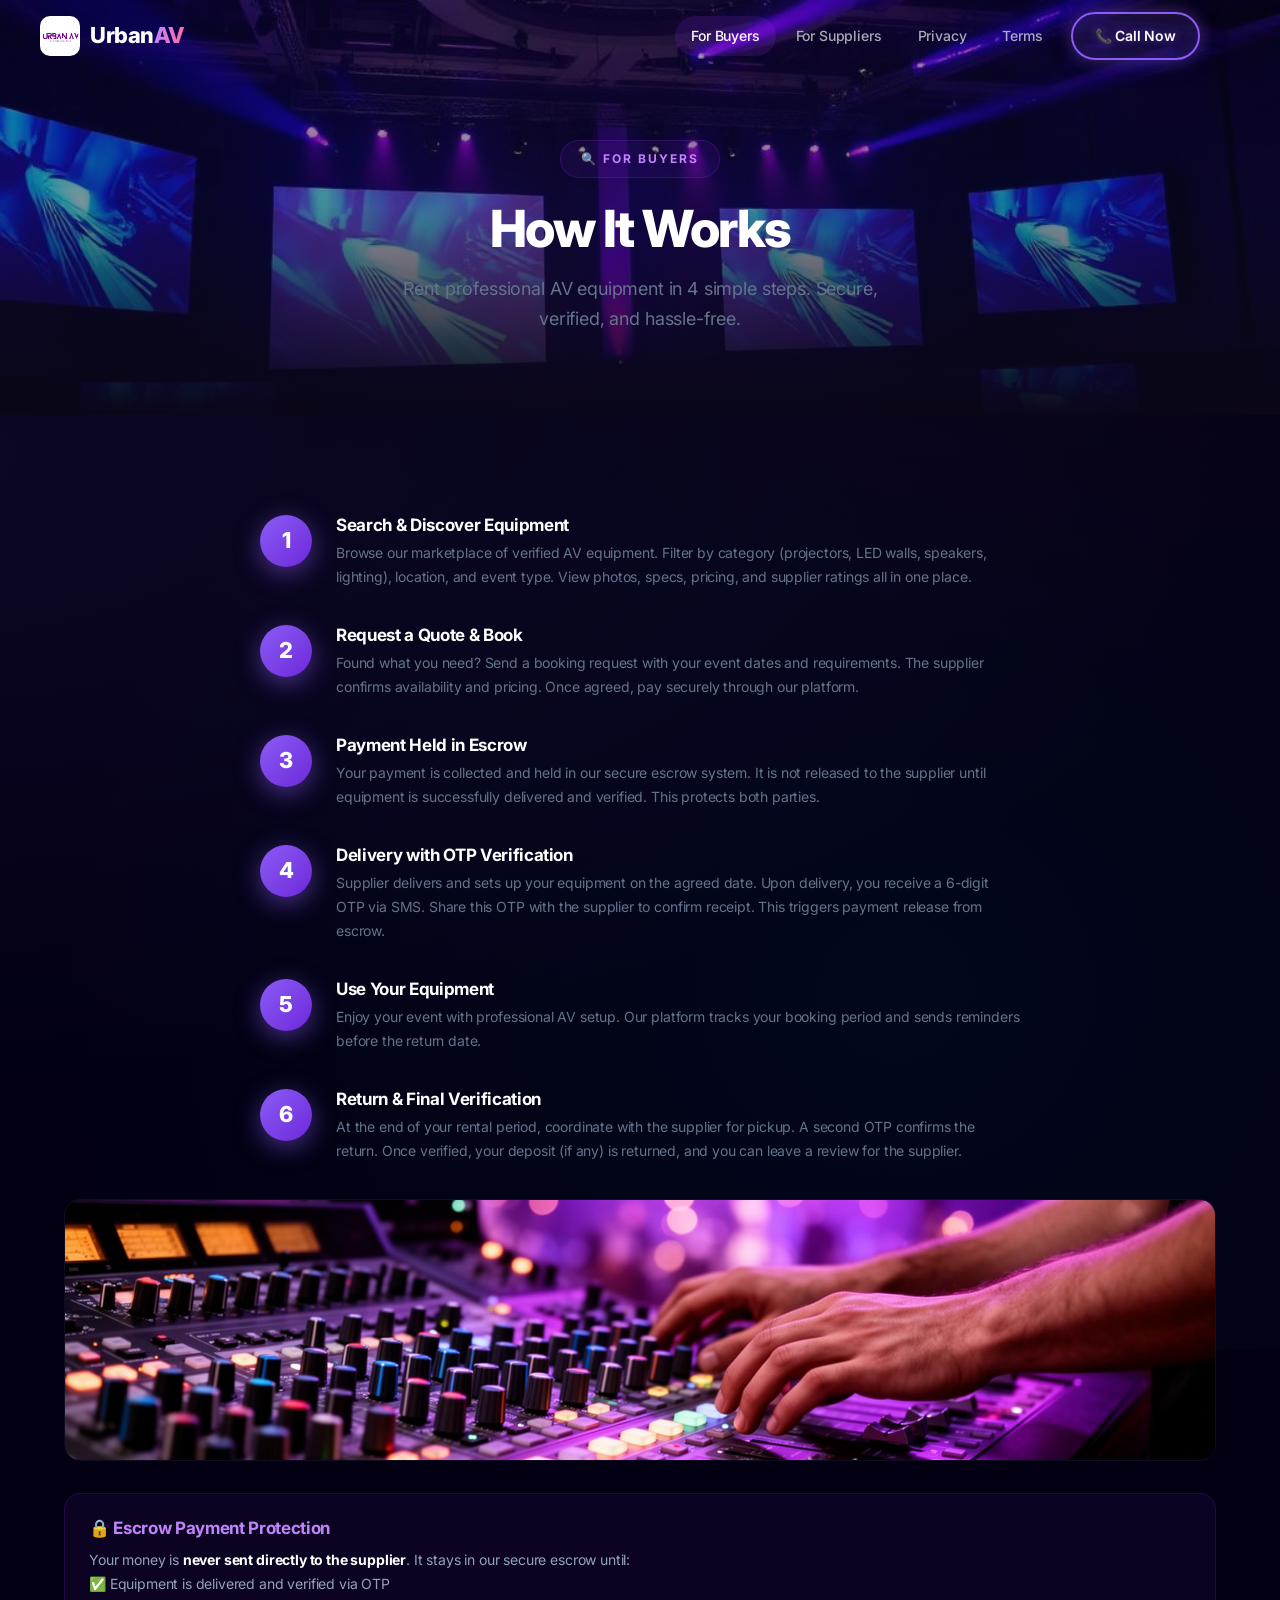
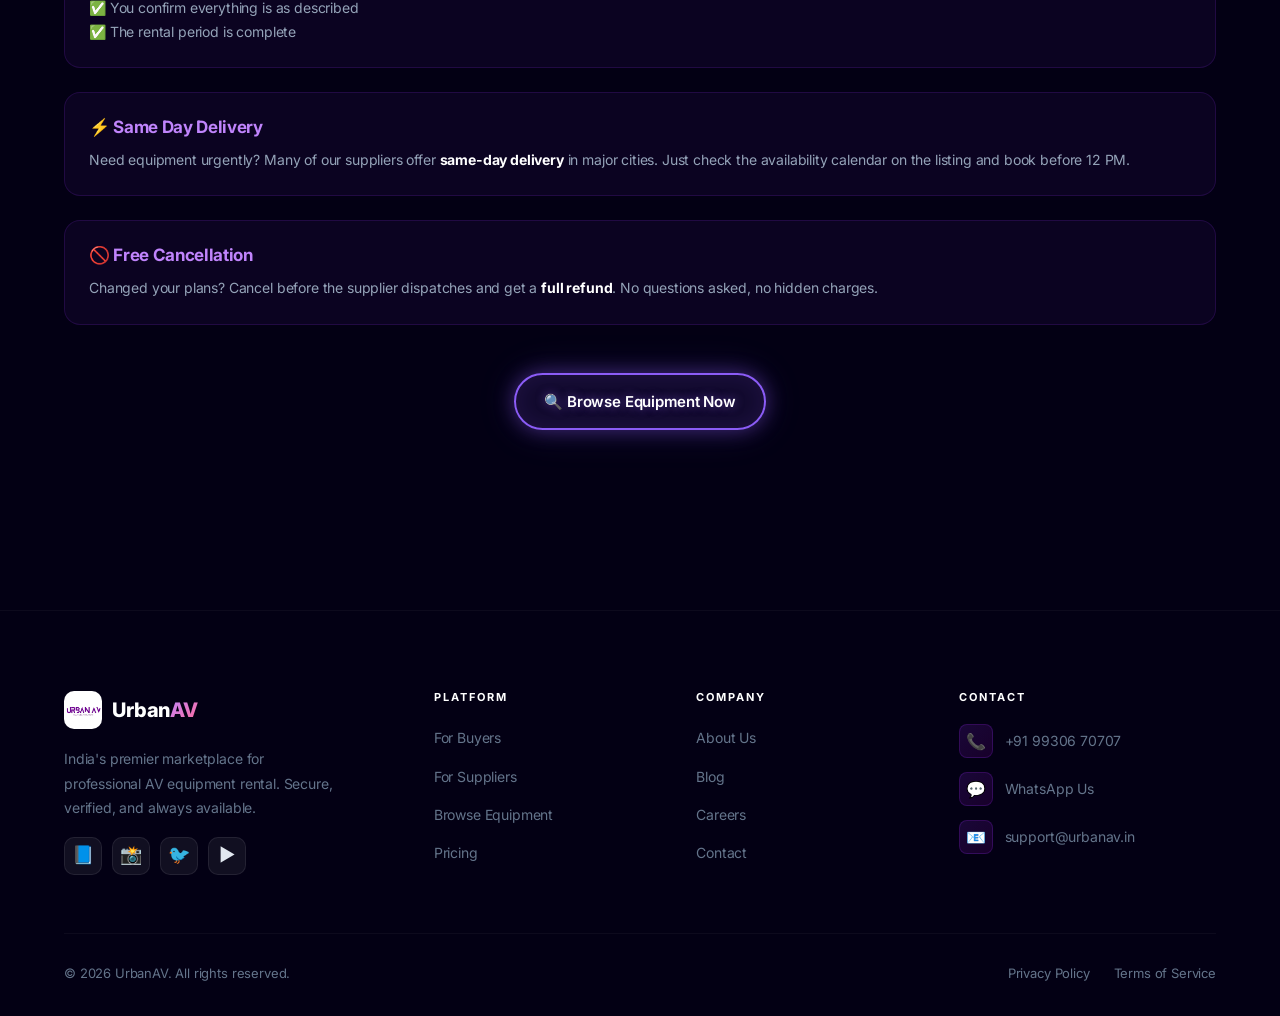
<file: how-it-works-buyer.html>
<!DOCTYPE html>
<html lang="en">
<head>
  <meta charset="UTF-8">
  <meta name="viewport" content="width=device-width, initial-scale=1.0">
  <title>How to Rent AV Equipment Online - Step by Step Guide | UrbanAV</title>
  <meta name="description" content="Learn how to rent AV equipment on UrbanAV in 6 simple steps. Browse projectors, LED walls, speakers. Secure escrow payment, OTP delivery verification, free cancellation.">
  <meta name="keywords" content="how to rent AV equipment, AV equipment rental process, rent projector online, LED wall rental steps, UrbanAV buyer guide, event equipment booking">
  <meta name="author" content="UrbanAV">
  <meta name="robots" content="index, follow">
  <link rel="canonical" href="https://urbanav.in/how-it-works-buyer.html">

  <!-- Favicon -->
  <link rel="icon" type="image/jpeg" href="urbanav-logo.jpg">
  <link rel="apple-touch-icon" href="urbanav-logo.jpg">

  <!-- Open Graph -->
  <meta property="og:type" content="article">
  <meta property="og:url" content="https://urbanav.in/how-it-works-buyer.html">
  <meta property="og:title" content="How to Rent AV Equipment Online - Step by Step Guide | UrbanAV">
  <meta property="og:description" content="Rent professional AV equipment in 6 simple steps. Secure escrow payment, OTP verification, same-day delivery available.">
  <meta property="og:image" content="https://urbanav.in/images/crowd.png">
  <meta property="og:site_name" content="UrbanAV">
  <meta property="og:locale" content="en_IN">

  <!-- Twitter Card -->
  <meta name="twitter:card" content="summary_large_image">
  <meta name="twitter:title" content="How to Rent AV Equipment Online | UrbanAV">
  <meta name="twitter:description" content="Rent professional AV equipment in 6 simple steps. Secure escrow, OTP verification.">
  <meta name="twitter:image" content="https://urbanav.in/images/crowd.png">

  <!-- Structured Data: FAQPage -->
  <script type="application/ld+json">
  {
    "@context": "https://schema.org",
    "@type": "FAQPage",
    "mainEntity": [
      {
        "@type": "Question",
        "name": "How do I rent AV equipment on UrbanAV?",
        "acceptedAnswer": {
          "@type": "Answer",
          "text": "Browse our marketplace, send a booking request with your event dates, pay securely through our escrow system, and the supplier delivers with OTP verification."
        }
      },
      {
        "@type": "Question",
        "name": "Is my payment safe on UrbanAV?",
        "acceptedAnswer": {
          "@type": "Answer",
          "text": "Yes. Your payment is held in secure escrow and only released to the supplier after you verify delivery via OTP. Your money is never sent directly to the supplier."
        }
      },
      {
        "@type": "Question",
        "name": "Can I cancel my AV equipment rental?",
        "acceptedAnswer": {
          "@type": "Answer",
          "text": "Yes, you can cancel before the supplier dispatches and get a full refund. No questions asked, no hidden charges."
        }
      },
      {
        "@type": "Question",
        "name": "Do you offer same-day delivery for AV equipment?",
        "acceptedAnswer": {
          "@type": "Answer",
          "text": "Yes, many of our suppliers offer same-day delivery in major cities. Check the availability calendar on the listing and book before 12 PM."
        }
      }
    ]
  }
  </script>

  <link rel="stylesheet" href="css/style.css">
</head>
<body>

<nav class="navbar" id="navbar">
  <div class="navbar-inner">
    <a href="/" class="logo">
      <img src="urbanav-logo.jpg" alt="UrbanAV" onerror="this.style.display='none'">
      <span class="logo-text">Urban<span>AV</span></span>
    </a>
    <div class="nav-links" id="navLinks">
      <a href="how-it-works-buyer.html" class="active">For Buyers</a>
      <a href="how-it-works-supplier.html">For Suppliers</a>
      <a href="privacy-policy-buyer.html">Privacy</a>
      <a href="terms-buyer.html">Terms</a>
      <a href="https://wa.me/919930670707" class="nav-cta">📞 Call Now</a>
    </div>
    <div class="menu-toggle" id="menuToggle" onclick="toggleMenu()">
      <span></span><span></span><span></span>
    </div>
  </div>
</nav>

<main>
<div class="info-page ">
  <div class="page-header" style="background-image: url('images/gallery-conference-1.jpg'); background-size: cover; background-position: center;">
    <div class="page-header-grid"></div>
    <div class="container">
      <div class="section-badge">🔍 For Buyers</div>
      <h1>How It Works</h1>
      <p>Rent professional AV equipment in 4 simple steps. Secure, verified, and hassle-free.</p>
    </div>
  </div>

  <section class="section">
    <div class="container">
      <div class="steps-list">
        <div class="step-item">
          <div class="step-circle">1</div>
          <div>
            <h3>Search & Discover Equipment</h3>
            <p>Browse our marketplace of verified AV equipment. Filter by category (projectors, LED walls, speakers, lighting), location, and event type. View photos, specs, pricing, and supplier ratings all in one place.</p>
          </div>
        </div>
        <div class="step-item">
          <div class="step-circle">2</div>
          <div>
            <h3>Request a Quote & Book</h3>
            <p>Found what you need? Send a booking request with your event dates and requirements. The supplier confirms availability and pricing. Once agreed, pay securely through our platform.</p>
          </div>
        </div>
        <div class="step-item">
          <div class="step-circle">3</div>
          <div>
            <h3>Payment Held in Escrow</h3>
            <p>Your payment is collected and held in our secure escrow system. It is not released to the supplier until equipment is successfully delivered and verified. This protects both parties.</p>
          </div>
        </div>
        <div class="step-item">
          <div class="step-circle">4</div>
          <div>
            <h3>Delivery with OTP Verification</h3>
            <p>Supplier delivers and sets up your equipment on the agreed date. Upon delivery, you receive a 6-digit OTP via SMS. Share this OTP with the supplier to confirm receipt. This triggers payment release from escrow.</p>
          </div>
        </div>
        <div class="step-item">
          <div class="step-circle">5</div>
          <div>
            <h3>Use Your Equipment</h3>
            <p>Enjoy your event with professional AV setup. Our platform tracks your booking period and sends reminders before the return date.</p>
          </div>
        </div>
        <div class="step-item">
          <div class="step-circle">6</div>
          <div>
            <h3>Return & Final Verification</h3>
            <p>At the end of your rental period, coordinate with the supplier for pickup. A second OTP confirms the return. Once verified, your deposit (if any) is returned, and you can leave a review for the supplier.</p>
          </div>
        </div>
      </div>

      <div class="info-img">
        <img src="images/pro-av-mixing-console.jpg" alt="AV Event Setup">
      </div>

      <div class="highlight-box">
        <h3>🔒 Escrow Payment Protection</h3>
        <p>Your money is <strong>never sent directly to the supplier</strong>. It stays in our secure escrow until:
        <br>✅ Equipment is delivered and verified via OTP
        <br>✅ You confirm everything is as described
        <br>✅ The rental period is complete</p>
      </div>

      <div class="highlight-box">
        <h3>⚡ Same Day Delivery</h3>
        <p>Need equipment urgently? Many of our suppliers offer <strong>same-day delivery</strong> in major cities. Just check the availability calendar on the listing and book before 12 PM.</p>
      </div>

      <div class="highlight-box">
        <h3>🚫 Free Cancellation</h3>
        <p>Changed your plans? Cancel before the supplier dispatches and get a <strong>full refund</strong>. No questions asked, no hidden charges.</p>
      </div>

      <div style="text-align:center; margin-top: 48px;">
        <a href="/" class="btn btn-primary">🔍 Browse Equipment Now</a>
      </div>
    </div>
  </section>
</div>
</main>


<footer class="footer">
  <div class="container">
    <div class="footer-grid">
      <div class="footer-brand">
        <a href="/" class="logo">
          <img src="urbanav-logo.jpg" alt="UrbanAV" onerror="this.style.display='none'">
          <span class="logo-text">Urban<span>AV</span></span>
        </a>
        <p>India's premier marketplace for professional AV equipment rental. Secure, verified, and always available.</p>
        <div class="footer-social">
          <a href="#">📘</a>
          <a href="#">📸</a>
          <a href="#">🐦</a>
          <a href="#">▶️</a>
        </div>
      </div>
      <div>
        <h4>Platform</h4>
        <ul>
          <li><a href="how-it-works-buyer.html">For Buyers</a></li>
          <li><a href="how-it-works-supplier.html">For Suppliers</a></li>
          <li><a href="#">Browse Equipment</a></li>
          <li><a href="#">Pricing</a></li>
        </ul>
      </div>
      <div>
        <h4>Company</h4>
        <ul>
          <li><a href="#">About Us</a></li>
          <li><a href="#">Blog</a></li>
          <li><a href="#">Careers</a></li>
          <li><a href="#">Contact</a></li>
        </ul>
      </div>
      <div>
        <h4>Contact</h4>
        <div class="footer-contact-item">
          <span class="ci-icon">📞</span>
          <a href="tel:+919930670707">+91 99306 70707</a>
        </div>
        <div class="footer-contact-item">
          <span class="ci-icon">💬</span>
          <a href="https://wa.me/919930670707">WhatsApp Us</a>
        </div>
        <div class="footer-contact-item">
          <span class="ci-icon">📧</span>
          <a href="mailto:support@urbanav.in">support@urbanav.in</a>
        </div>
      </div>
    </div>
   <div class="footer-bottom">
      <p>© 2026 UrbanAV. All rights reserved.</p>
      <div class="footer-bottom-links">
        <a href="privacy-policy-buyer.html">Privacy Policy</a>
        <a href="terms-buyer.html">Terms of Service</a>
      </div>
    </div> 
  </div>
</footer>
<script>
function toggleMenu() { document.getElementById('navLinks').classList.toggle('open'); }
window.addEventListener('scroll', () => { document.getElementById('navbar').classList.toggle('scrolled', window.scrollY > 50); });
</script>
</body>
</html>
</file>
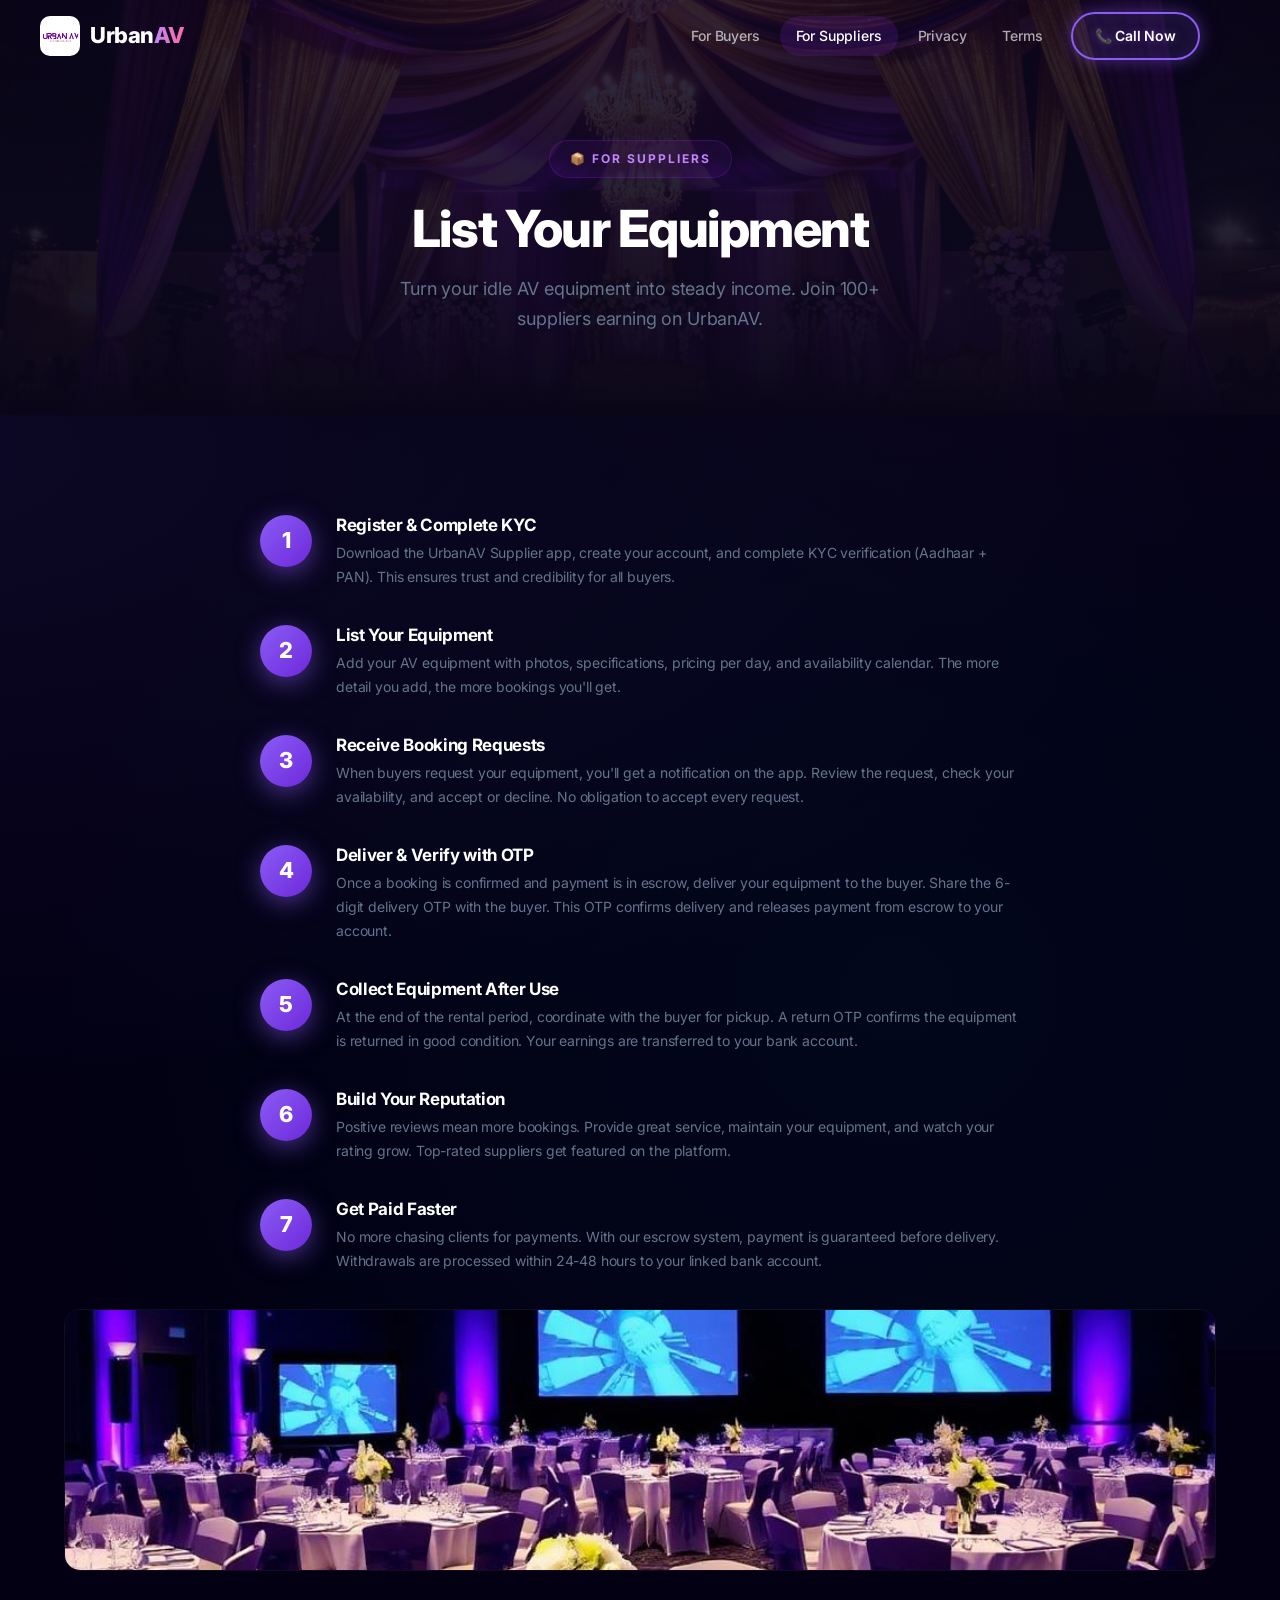
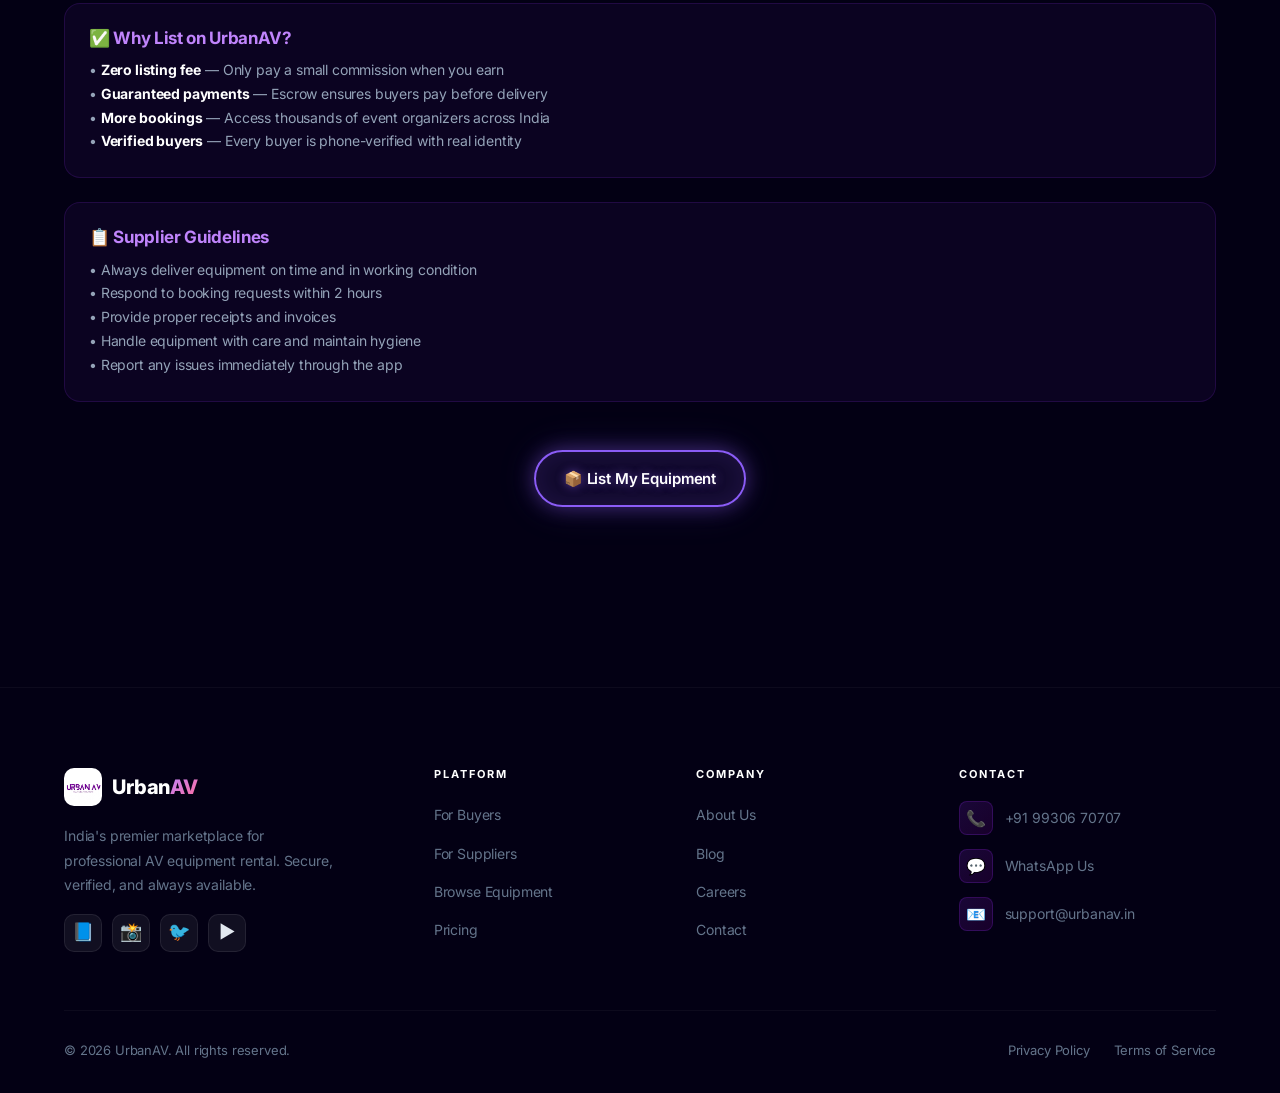
<file: how-it-works-supplier.html>
<!DOCTYPE html>
<html lang="en">
<head>
  <meta charset="UTF-8">
  <meta name="viewport" content="width=device-width, initial-scale=1.0">
  <title>List Your AV Equipment for Rent - Supplier Guide | UrbanAV</title>
  <meta name="description" content="Turn your idle AV equipment into income. List projectors, LED walls, speakers on UrbanAV. Zero listing fee, guaranteed escrow payments, 24-48hr withdrawals. Join 100+ suppliers.">
  <meta name="keywords" content="list AV equipment for rent, rent out projector, AV supplier India, earn from AV equipment, UrbanAV supplier, equipment rental business, LED wall rental income">
  <meta name="author" content="UrbanAV">
  <meta name="robots" content="index, follow">
  <link rel="canonical" href="https://urbanav.in/how-it-works-supplier.html">

  <!-- Favicon -->
  <link rel="icon" type="image/jpeg" href="urbanav-logo.jpg">
  <link rel="apple-touch-icon" href="urbanav-logo.jpg">

  <!-- Open Graph -->
  <meta property="og:type" content="article">
  <meta property="og:url" content="https://urbanav.in/how-it-works-supplier.html">
  <meta property="og:title" content="List Your AV Equipment for Rent - Supplier Guide | UrbanAV">
  <meta property="og:description" content="Turn idle AV equipment into steady income. Zero listing fee, guaranteed payments via escrow. Join 100+ suppliers on UrbanAV.">
  <meta property="og:image" content="https://urbanav.in/images/urban.png">
  <meta property="og:site_name" content="UrbanAV">
  <meta property="og:locale" content="en_IN">

  <!-- Twitter Card -->
  <meta name="twitter:card" content="summary_large_image">
  <meta name="twitter:title" content="List Your AV Equipment for Rent | UrbanAV">
  <meta name="twitter:description" content="Turn idle AV equipment into income. Zero listing fee, guaranteed escrow payments.">
  <meta name="twitter:image" content="https://urbanav.in/images/urban.png">

  <!-- Structured Data: HowTo -->
  <script type="application/ld+json">
  {
    "@context": "https://schema.org",
    "@type": "HowTo",
    "name": "How to List Your AV Equipment on UrbanAV",
    "description": "Turn your idle AV equipment into steady income by listing on UrbanAV in 7 simple steps.",
    "totalTime": "PT30M",
    "step": [
      {
        "@type": "HowToStep",
        "name": "Register & Complete KYC",
        "text": "Download the UrbanAV Supplier app, create your account, and complete KYC verification (Aadhaar + PAN)."
      },
      {
        "@type": "HowToStep",
        "name": "List Your Equipment",
        "text": "Add your AV equipment with photos, specifications, pricing per day, and availability calendar."
      },
      {
        "@type": "HowToStep",
        "name": "Receive Booking Requests",
        "text": "When buyers request your equipment, review the request and accept or decline."
      },
      {
        "@type": "HowToStep",
        "name": "Deliver & Verify with OTP",
        "text": "Deliver equipment to the buyer and share the 6-digit delivery OTP to confirm and release payment."
      },
      {
        "@type": "HowToStep",
        "name": "Collect Equipment After Use",
        "text": "Coordinate pickup at the end of the rental period. Return OTP confirms equipment condition."
      },
      {
        "@type": "HowToStep",
        "name": "Build Your Reputation",
        "text": "Positive reviews mean more bookings. Top-rated suppliers get featured on the platform."
      },
      {
        "@type": "HowToStep",
        "name": "Get Paid Faster",
        "text": "Payment is guaranteed before delivery via escrow. Withdrawals processed within 24-48 hours."
      }
    ]
  }
  </script>

  <link rel="stylesheet" href="css/style.css">
</head>
<body>

<nav class="navbar" id="navbar">
  <div class="navbar-inner">
    <a href="/" class="logo">
      <img src="urbanav-logo.jpg" alt="UrbanAV" onerror="this.style.display='none'">
      <span class="logo-text">Urban<span>AV</span></span>
    </a>
    <div class="nav-links" id="navLinks">
      <a href="how-it-works-buyer.html">For Buyers</a>
      <a href="how-it-works-supplier.html" class="active">For Suppliers</a>
      <a href="privacy-policy-buyer.html">Privacy</a>
      <a href="terms-buyer.html">Terms</a>
      <a href="https://wa.me/919930670707" class="nav-cta">📞 Call Now</a>
    </div>
    <div class="menu-toggle" id="menuToggle" onclick="toggleMenu()">
      <span></span><span></span><span></span>
    </div>
  </div>
</nav>

<main>
<div class="info-page">
  <div class="page-header">
    <div class="page-header-bg" style="background-image: url('images/pro-av-wedding.jpg');"></div>
    <div class="page-header-grid"></div>
    <div class="container">
      <div class="section-badge">📦 For Suppliers</div>
      <h1>List Your Equipment</h1>
      <p>Turn your idle AV equipment into steady income. Join 100+ suppliers earning on UrbanAV.</p>
    </div>
  </div>

  <section class="section">
    <div class="container">
      <div class="steps-list">
        <div class="step-item">
          <div class="step-circle">1</div>
          <div>
            <h3>Register & Complete KYC</h3>
            <p>Download the UrbanAV Supplier app, create your account, and complete KYC verification (Aadhaar + PAN). This ensures trust and credibility for all buyers.</p>
          </div>
        </div>
        <div class="step-item">
          <div class="step-circle">2</div>
          <div>
            <h3>List Your Equipment</h3>
            <p>Add your AV equipment with photos, specifications, pricing per day, and availability calendar. The more detail you add, the more bookings you'll get.</p>
          </div>
        </div>
        <div class="step-item">
          <div class="step-circle">3</div>
          <div>
            <h3>Receive Booking Requests</h3>
            <p>When buyers request your equipment, you'll get a notification on the app. Review the request, check your availability, and accept or decline. No obligation to accept every request.</p>
          </div>
        </div>
        <div class="step-item">
          <div class="step-circle">4</div>
          <div>
            <h3>Deliver & Verify with OTP</h3>
            <p>Once a booking is confirmed and payment is in escrow, deliver your equipment to the buyer. Share the 6-digit delivery OTP with the buyer. This OTP confirms delivery and releases payment from escrow to your account.</p>
          </div>
        </div>
        <div class="step-item">
          <div class="step-circle">5</div>
          <div>
            <h3>Collect Equipment After Use</h3>
            <p>At the end of the rental period, coordinate with the buyer for pickup. A return OTP confirms the equipment is returned in good condition. Your earnings are transferred to your bank account.</p>
          </div>
        </div>
        <div class="step-item">
          <div class="step-circle">6</div>
          <div>
            <h3>Build Your Reputation</h3>
            <p>Positive reviews mean more bookings. Provide great service, maintain your equipment, and watch your rating grow. Top-rated suppliers get featured on the platform.</p>
          </div>
        </div>
        <div class="step-item">
          <div class="step-circle">7</div>
          <div>
            <h3>Get Paid Faster</h3>
            <p>No more chasing clients for payments. With our escrow system, payment is guaranteed before delivery. Withdrawals are processed within 24-48 hours to your linked bank account.</p>
          </div>
        </div>
      </div>

      <div class="info-img">
        <img src="images/gallery-corporate-2.jpg" alt="Supplier Equipment">
      </div>

      <div class="highlight-box">
        <h3>✅ Why List on UrbanAV?</h3>
        <p>• <strong>Zero listing fee</strong> — Only pay a small commission when you earn
          <br>• <strong>Guaranteed payments</strong> — Escrow ensures buyers pay before delivery
          <br>• <strong>More bookings</strong> — Access thousands of event organizers across India
          <br>• <strong>Verified buyers</strong> — Every buyer is phone-verified with real identity</p>
      </div>

      <div class="highlight-box">
        <h3>📋 Supplier Guidelines</h3>
        <p>• Always deliver equipment on time and in working condition
          <br>• Respond to booking requests within 2 hours
          <br>• Provide proper receipts and invoices
          <br>• Handle equipment with care and maintain hygiene
          <br>• Report any issues immediately through the app</p>
      </div>

      <div style="text-align:center; margin-top: 48px;">
        <a href="https://wa.me/919930670707" class="btn btn-primary">📦 List My Equipment</a>
      </div>
    </div>
  </section>
</div>
</main>

<footer class="footer">
  <div class="container">
    <div class="footer-grid">
      <div class="footer-brand">
        <a href="/" class="logo">
          <img src="urbanav-logo.jpg" alt="UrbanAV" onerror="this.style.display='none'">
          <span class="logo-text">Urban<span>AV</span></span>
        </a>
        <p>India's premier marketplace for professional AV equipment rental. Secure, verified, and always available.</p>
        <div class="footer-social">
          <a href="#">📘</a>
          <a href="#">📸</a>
          <a href="#">🐦</a>
          <a href="#">▶️</a>
        </div>
      </div>
      <div>
        <h4>Platform</h4>
        <ul>
          <li><a href="how-it-works-buyer.html">For Buyers</a></li>
          <li><a href="how-it-works-supplier.html">For Suppliers</a></li>
          <li><a href="#">Browse Equipment</a></li>
          <li><a href="#">Pricing</a></li>
        </ul>
      </div>
      <div>
        <h4>Company</h4>
        <ul>
          <li><a href="#">About Us</a></li>
          <li><a href="#">Blog</a></li>
          <li><a href="#">Careers</a></li>
          <li><a href="#">Contact</a></li>
        </ul>
      </div>
      <div>
        <h4>Contact</h4>
        <div class="footer-contact-item">
          <span class="ci-icon">📞</span>
          <a href="tel:+919930670707">+91 99306 70707</a>
        </div>
        <div class="footer-contact-item">
          <span class="ci-icon">💬</span>
          <a href="https://wa.me/919930670707">WhatsApp Us</a>
        </div>
        <div class="footer-contact-item">
          <span class="ci-icon">📧</span>
          <a href="mailto:support@urbanav.in">support@urbanav.in</a>
        </div>
      </div>
    </div>
    <div class="footer-bottom">
      <p>© 2026 UrbanAV. All rights reserved.</p>
      <div class="footer-bottom-links">
        <a href="privacy-policy-buyer.html">Privacy Policy</a>
        <a href="terms-buyer.html">Terms of Service</a>
      </div>
    </div>
  </div>
</footer>

<script>
function toggleMenu() { document.getElementById('navLinks').classList.toggle('open'); }
window.addEventListener('scroll', () => { document.getElementById('navbar').classList.toggle('scrolled', window.scrollY > 50); });
</script>
</body>
</html>
</file>
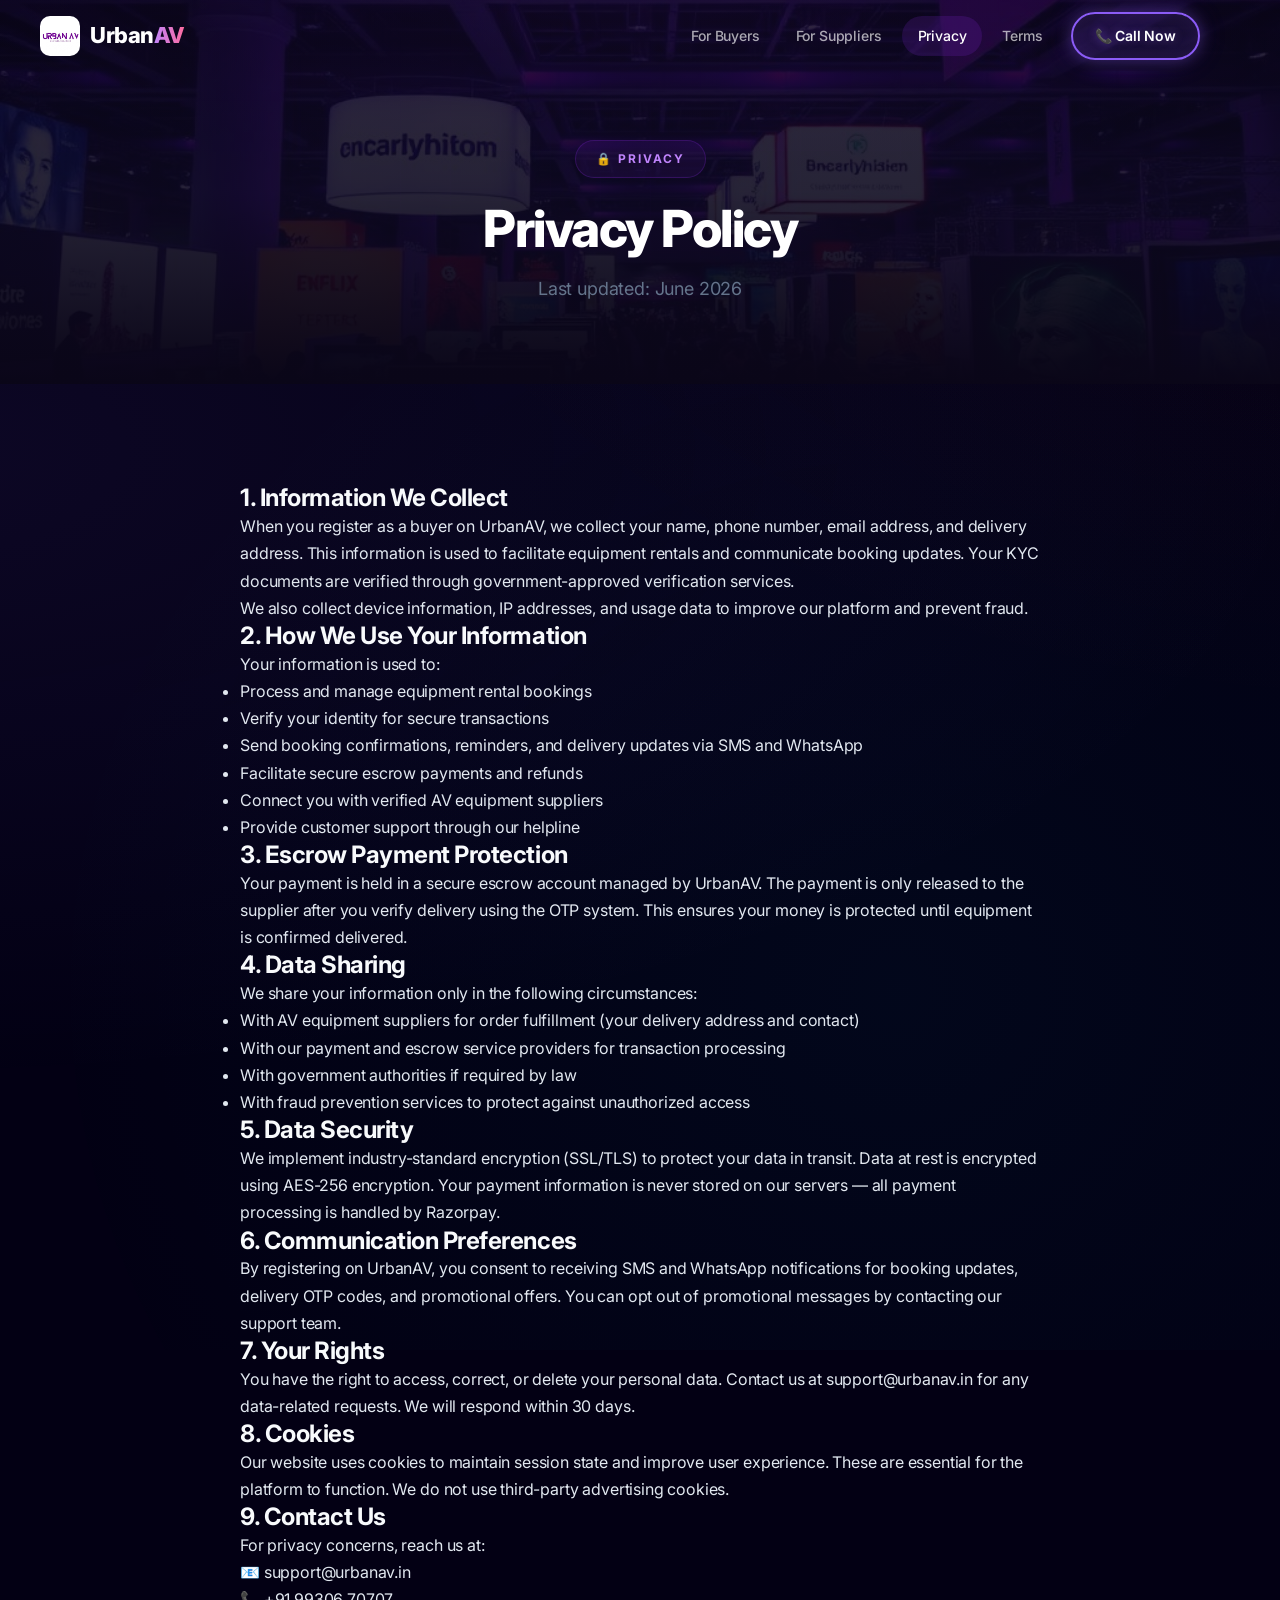
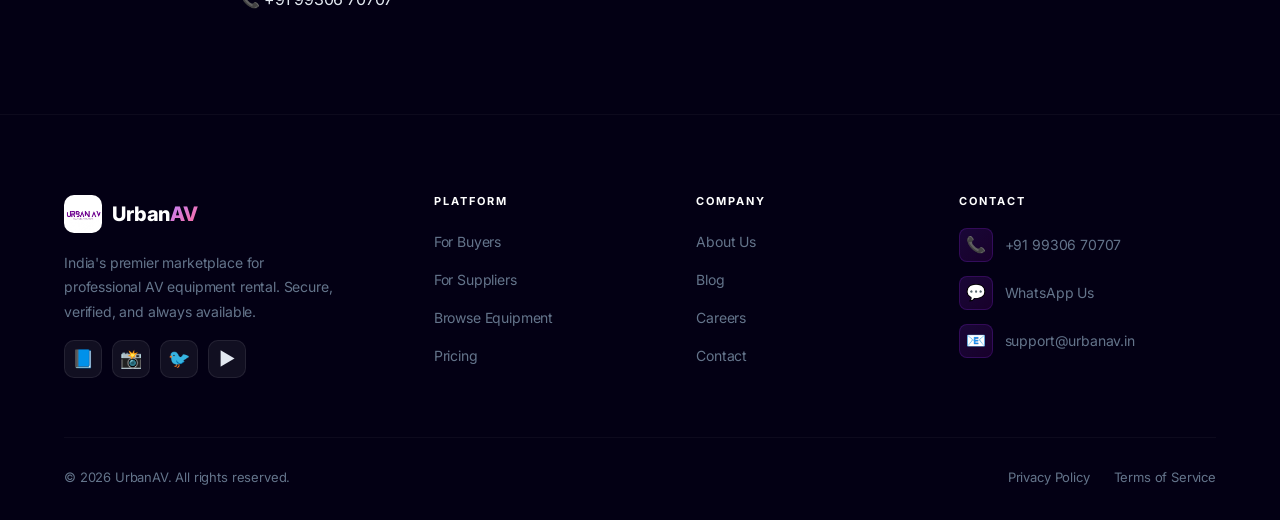
<file: privacy-policy-buyer.html>
<!DOCTYPE html>
<html lang="en">
<head>
  <meta charset="UTF-8">
  <meta name="viewport" content="width=device-width, initial-scale=1.0">
  <title>Privacy Policy - Buyer | UrbanAV AV Equipment Rental</title>
  <meta name="description" content="UrbanAV buyer privacy policy. Learn how we protect your personal data, payment information, and booking details. GDPR compliant, AES-256 encryption.">
  <meta name="robots" content="index, follow">
  <link rel="canonical" href="https://urbanav.in/privacy-policy-buyer.html">
  <link rel="icon" type="image/jpeg" href="urbanav-logo.jpg">
  <link rel="apple-touch-icon" href="urbanav-logo.jpg">
  <meta property="og:type" content="article">
  <meta property="og:url" content="https://urbanav.in/privacy-policy-buyer.html">
  <meta property="og:title" content="Privacy Policy - Buyer | UrbanAV">
  <meta property="og:description" content="UrbanAV buyer privacy policy. Your data is protected with AES-256 encryption and secure escrow payments.">
  <meta property="og:site_name" content="UrbanAV">
  <meta property="og:locale" content="en_IN">
  <meta name="twitter:card" content="summary">
  <meta name="twitter:title" content="Privacy Policy - Buyer | UrbanAV">
  <meta name="twitter:description" content="How UrbanAV protects your personal data and payment information.">
  <script type="application/ld+json">
  {
    "@context": "https://schema.org",
    "@type": "WebPage",
    "name": "Privacy Policy - Buyer | UrbanAV",
    "description": "UrbanAV buyer privacy policy detailing data collection, usage, security, and your rights.",
    "url": "https://urbanav.in/privacy-policy-buyer.html",
    "isPartOf": {
      "@type": "WebSite",
      "name": "UrbanAV",
      "url": "https://urbanav.in"
    }
  }
  </script>
  <link rel="stylesheet" href="css/style.css">
</head>
<body>

<nav class="navbar" id="navbar">
  <div class="navbar-inner">
    <a href="/" class="logo">
      <img src="urbanav-logo.jpg" alt="UrbanAV" onerror="this.style.display='none'">
      <span class="logo-text">Urban<span>AV</span></span>
    </a>
    <div class="nav-links" id="navLinks">
      <a href="how-it-works-buyer.html">For Buyers</a>
      <a href="how-it-works-supplier.html">For Suppliers</a>
      <a href="privacy-policy-buyer.html" class="active">Privacy</a>
      <a href="terms-buyer.html">Terms</a>
      <a href="https://wa.me/919930670707" class="nav-cta">📞 Call Now</a>
    </div>
    <div class="menu-toggle" id="menuToggle" onclick="toggleMenu()">
      <span></span><span></span><span></span>
    </div>
  </div>
</nav>

<main>
<div class="">
  <div class="page-header">
    <div class="page-header-bg" style="background-image: url('images/gallery-exhibition-1.jpg');"></div>
    <div class="page-header-grid"></div>
    <div class="container">
      <div class="section-badge">🔒 Privacy</div>
      <h1>Privacy Policy</h1>
      <p class="last-updated">Last updated: June 2026</p>
    </div>
  </div>

  <section class="section">
    <div class="container">
      <div style="max-width:800px; margin:0 auto;">
        <h2>1. Information We Collect</h2>
        <p>When you register as a buyer on UrbanAV, we collect your name, phone number, email address, and delivery address. This information is used to facilitate equipment rentals and communicate booking updates. Your KYC documents are verified through government-approved verification services.</p>
        <p>We also collect device information, IP addresses, and usage data to improve our platform and prevent fraud.</p>

        <h2>2. How We Use Your Information</h2>
        <p>Your information is used to:</p>
        <ul>
          <li>Process and manage equipment rental bookings</li>
          <li>Verify your identity for secure transactions</li>
          <li>Send booking confirmations, reminders, and delivery updates via SMS and WhatsApp</li>
          <li>Facilitate secure escrow payments and refunds</li>
          <li>Connect you with verified AV equipment suppliers</li>
          <li>Provide customer support through our helpline</li>
        </ul>

        <h2>3. Escrow Payment Protection</h2>
        <p>Your payment is held in a secure escrow account managed by UrbanAV. The payment is only released to the supplier after you verify delivery using the OTP system. This ensures your money is protected until equipment is confirmed delivered.</p>

        <h2>4. Data Sharing</h2>
        <p>We share your information only in the following circumstances:</p>
        <ul>
          <li>With AV equipment suppliers for order fulfillment (your delivery address and contact)</li>
          <li>With our payment and escrow service providers for transaction processing</li>
          <li>With government authorities if required by law</li>
          <li>With fraud prevention services to protect against unauthorized access</li>
        </ul>

        <h2>5. Data Security</h2>
        <p>We implement industry-standard encryption (SSL/TLS) to protect your data in transit. Data at rest is encrypted using AES-256 encryption. Your payment information is never stored on our servers — all payment processing is handled by Razorpay.</p>

        <h2>6. Communication Preferences</h2>
        <p>By registering on UrbanAV, you consent to receiving SMS and WhatsApp notifications for booking updates, delivery OTP codes, and promotional offers. You can opt out of promotional messages by contacting our support team.</p>

        <h2>7. Your Rights</h2>
        <p>You have the right to access, correct, or delete your personal data. Contact us at support@urbanav.in for any data-related requests. We will respond within 30 days.</p>

        <h2>8. Cookies</h2>
        <p>Our website uses cookies to maintain session state and improve user experience. These are essential for the platform to function. We do not use third-party advertising cookies.</p>

        <h2>9. Contact Us</h2>
        <p>For privacy concerns, reach us at:<br>
        📧 support@urbanav.in<br>
        📞 +91 99306 70707</p>
      </div>
    </div>
  </section>
</div>
</main>

<footer class="footer">
  <div class="container">
    <div class="footer-grid">
      <div class="footer-brand">
        <a href="/" class="logo">
          <img src="urbanav-logo.jpg" alt="UrbanAV" onerror="this.style.display='none'">
          <span class="logo-text">Urban<span>AV</span></span>
        </a>
        <p>India's premier marketplace for professional AV equipment rental. Secure, verified, and always available.</p>
        <div class="footer-social">
          <a href="#">📘</a>
          <a href="#">📸</a>
          <a href="#">🐦</a>
          <a href="#">▶️</a>
        </div>
      </div>
      <div>
        <h4>Platform</h4>
        <ul>
          <li><a href="how-it-works-buyer.html">For Buyers</a></li>
          <li><a href="how-it-works-supplier.html">For Suppliers</a></li>
          <li><a href="#">Browse Equipment</a></li>
          <li><a href="#">Pricing</a></li>
        </ul>
      </div>
      <div>
        <h4>Company</h4>
        <ul>
          <li><a href="#">About Us</a></li>
          <li><a href="#">Blog</a></li>
          <li><a href="#">Careers</a></li>
          <li><a href="#">Contact</a></li>
        </ul>
      </div>
      <div>
        <h4>Contact</h4>
        <div class="footer-contact-item">
          <span class="ci-icon">📞</span>
          <a href="tel:+919930670707">+91 99306 70707</a>
        </div>
        <div class="footer-contact-item">
          <span class="ci-icon">💬</span>
          <a href="https://wa.me/919930670707">WhatsApp Us</a>
        </div>
        <div class="footer-contact-item">
          <span class="ci-icon">📧</span>
          <a href="mailto:support@urbanav.in">support@urbanav.in</a>
        </div>
      </div>
    </div>
     <div class="footer-bottom">
      <p>© 2026 UrbanAV. All rights reserved.</p>
      <div class="footer-bottom-links">
        <a href="privacy-policy-buyer.html">Privacy Policy</a>
        <a href="terms-buyer.html">Terms of Service</a>
      </div>
    </div>
  </div>
</footer>

<script>
function toggleMenu() { document.getElementById('navLinks').classList.toggle('open'); }
window.addEventListener('scroll', () => { document.getElementById('navbar').classList.toggle('scrolled', window.scrollY > 50); });
</script>
</body>
</html>
</file>
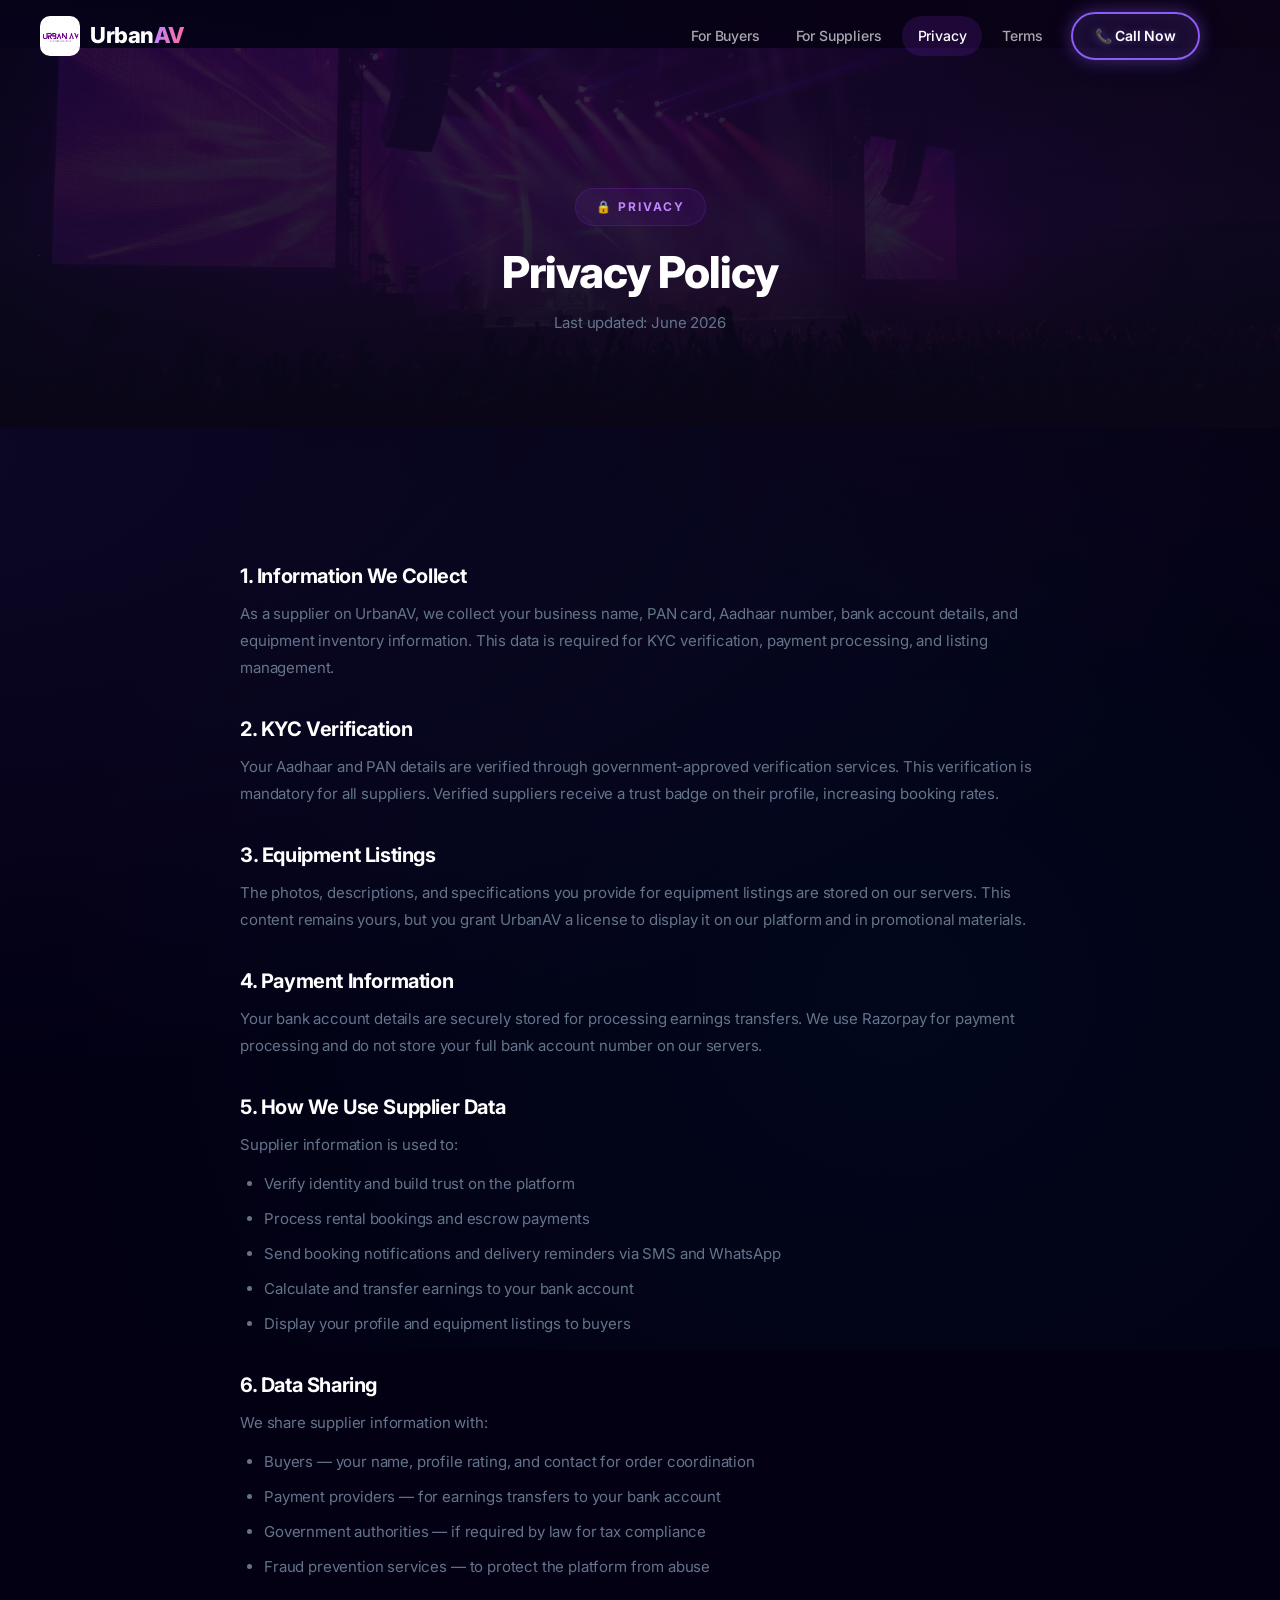
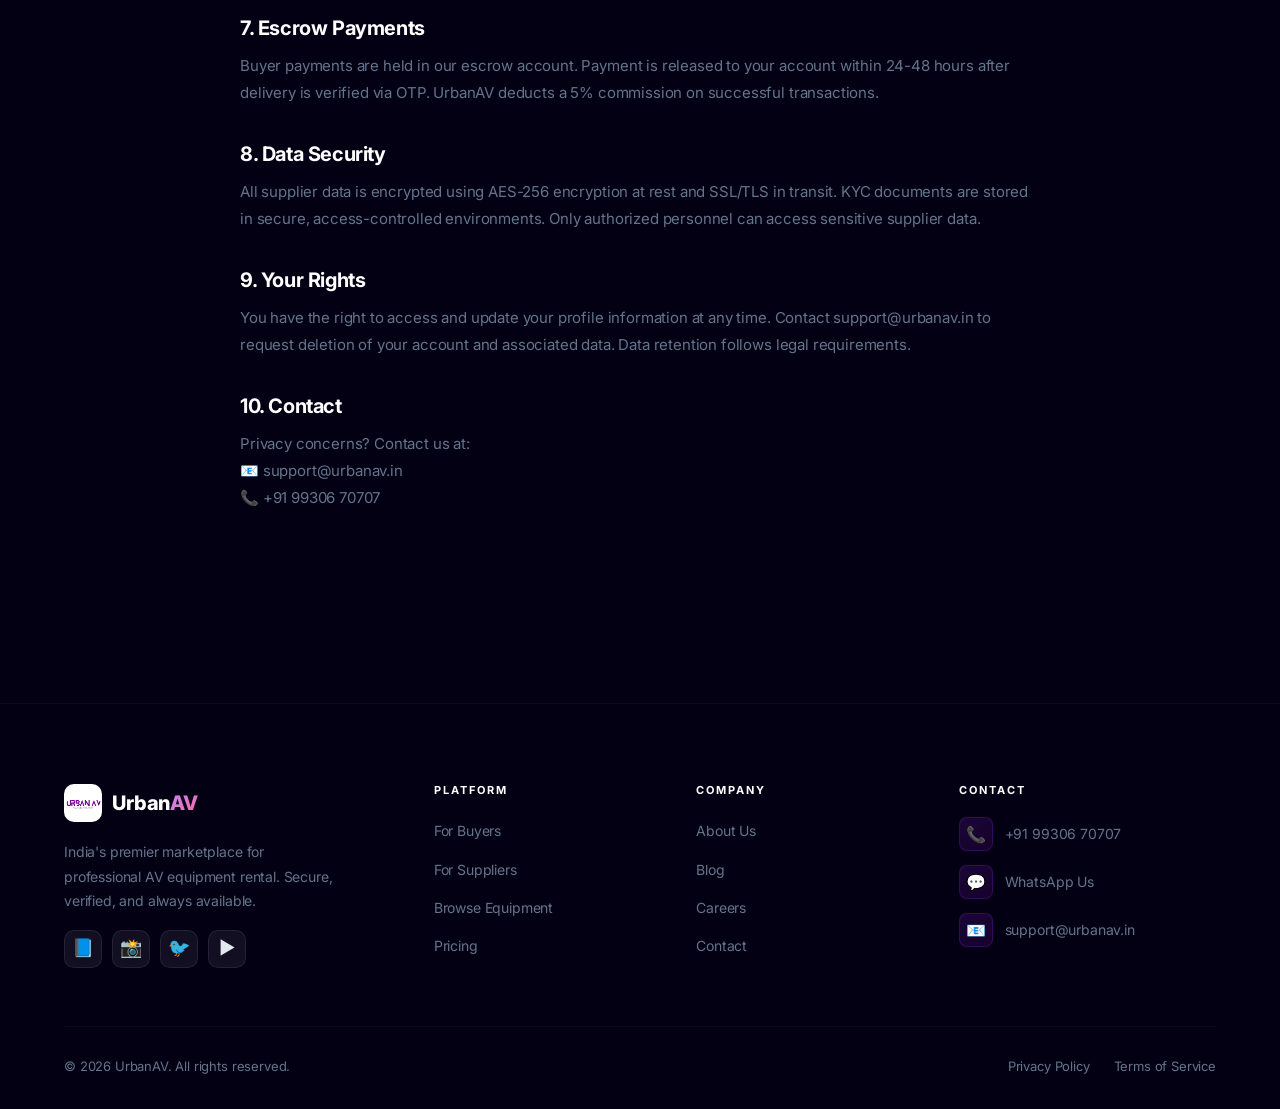
<file: privacy-policy-supplier.html>
<!DOCTYPE html>
<html lang="en">
<head>
  <meta charset="UTF-8">
  <meta name="viewport" content="width=device-width, initial-scale=1.0">
  <title>Privacy Policy - Supplier | UrbanAV AV Equipment Rental</title>
  <meta name="description" content="UrbanAV supplier privacy policy. How we handle your KYC data, bank details, equipment listings, and earnings. AES-256 encryption, secure data storage.">
  <meta name="robots" content="index, follow">
  <link rel="canonical" href="https://urbanav.in/privacy-policy-supplier.html">
  <link rel="icon" type="image/jpeg" href="urbanav-logo.jpg">
  <link rel="apple-touch-icon" href="urbanav-logo.jpg">
  <meta property="og:type" content="article">
  <meta property="og:url" content="https://urbanav.in/privacy-policy-supplier.html">
  <meta property="og:title" content="Privacy Policy - Supplier | UrbanAV">
  <meta property="og:description" content="UrbanAV supplier privacy policy. Your KYC, bank details, and earnings data are securely protected.">
  <meta property="og:site_name" content="UrbanAV">
  <meta property="og:locale" content="en_IN">
  <meta name="twitter:card" content="summary">
  <meta name="twitter:title" content="Privacy Policy - Supplier | UrbanAV">
  <meta name="twitter:description" content="How UrbanAV protects supplier data, KYC documents, and payment information.">
  <script type="application/ld+json">
  {
    "@context": "https://schema.org",
    "@type": "WebPage",
    "name": "Privacy Policy - Supplier | UrbanAV",
    "description": "UrbanAV supplier privacy policy detailing KYC verification, data security, and supplier rights.",
    "url": "https://urbanav.in/privacy-policy-supplier.html",
    "isPartOf": {
      "@type": "WebSite",
      "name": "UrbanAV",
      "url": "https://urbanav.in"
    }
  }
  </script>
  <link rel="stylesheet" href="css/style.css">
</head>
<body>

<nav class="navbar" id="navbar">
  <div class="navbar-inner">
    <a href="/" class="logo">
      <img src="urbanav-logo.jpg" alt="UrbanAV" onerror="this.style.display='none'">
      <span class="logo-text">Urban<span>AV</span></span>
    </a>
    <div class="nav-links" id="navLinks">
      <a href="how-it-works-buyer.html">For Buyers</a>
      <a href="how-it-works-supplier.html">For Suppliers</a>
      <a href="privacy-policy-buyer.html" class="active">Privacy</a>
      <a href="terms-buyer.html">Terms</a>
      <a href="https://wa.me/919930670707" class="nav-cta">📞 Call Now</a>
    </div>
    <div class="menu-toggle" id="menuToggle" onclick="toggleMenu()">
      <span></span><span></span><span></span>
    </div>
  </div>
</nav>

<main>
<div class="legal-page">
  <div class="page-header">
    <div class="page-header-bg" style="background-image: url('images/pro-av-concert.jpg');"></div>
    <div class="page-header-grid"></div>
    <div class="container">
      <div class="section-badge">🔒 Privacy</div>
      <h1>Privacy Policy</h1>
      <p class="last-updated">Last updated: June 2026</p>
    </div>
  </div>

  <section class="section">
    <div class="container">
      <div style="max-width:800px; margin:0 auto;">
        <h2>1. Information We Collect</h2>
        <p>As a supplier on UrbanAV, we collect your business name, PAN card, Aadhaar number, bank account details, and equipment inventory information. This data is required for KYC verification, payment processing, and listing management.</p>

        <h2>2. KYC Verification</h2>
        <p>Your Aadhaar and PAN details are verified through government-approved verification services. This verification is mandatory for all suppliers. Verified suppliers receive a trust badge on their profile, increasing booking rates.</p>

        <h2>3. Equipment Listings</h2>
        <p>The photos, descriptions, and specifications you provide for equipment listings are stored on our servers. This content remains yours, but you grant UrbanAV a license to display it on our platform and in promotional materials.</p>

        <h2>4. Payment Information</h2>
        <p>Your bank account details are securely stored for processing earnings transfers. We use Razorpay for payment processing and do not store your full bank account number on our servers.</p>

        <h2>5. How We Use Supplier Data</h2>
        <p>Supplier information is used to:</p>
        <ul>
          <li>Verify identity and build trust on the platform</li>
          <li>Process rental bookings and escrow payments</li>
          <li>Send booking notifications and delivery reminders via SMS and WhatsApp</li>
          <li>Calculate and transfer earnings to your bank account</li>
          <li>Display your profile and equipment listings to buyers</li>
        </ul>

        <h2>6. Data Sharing</h2>
        <p>We share supplier information with:</p>
        <ul>
          <li>Buyers — your name, profile rating, and contact for order coordination</li>
          <li>Payment providers — for earnings transfers to your bank account</li>
          <li>Government authorities — if required by law for tax compliance</li>
          <li>Fraud prevention services — to protect the platform from abuse</li>
        </ul>

        <h2>7. Escrow Payments</h2>
        <p>Buyer payments are held in our escrow account. Payment is released to your account within 24-48 hours after delivery is verified via OTP. UrbanAV deducts a 5% commission on successful transactions.</p>

        <h2>8. Data Security</h2>
        <p>All supplier data is encrypted using AES-256 encryption at rest and SSL/TLS in transit. KYC documents are stored in secure, access-controlled environments. Only authorized personnel can access sensitive supplier data.</p>

        <h2>9. Your Rights</h2>
        <p>You have the right to access and update your profile information at any time. Contact support@urbanav.in to request deletion of your account and associated data. Data retention follows legal requirements.</p>

        <h2>10. Contact</h2>
        <p>Privacy concerns? Contact us at:<br>
        📧 support@urbanav.in<br>
        📞 +91 99306 70707</p>
      </div>
    </div>
  </section>
</div>
</main>

<footer class="footer">
  <div class="container">
    <div class="footer-grid">
      <div class="footer-brand">
        <a href="/" class="logo">
          <img src="urbanav-logo.jpg" alt="UrbanAV" onerror="this.style.display='none'">
          <span class="logo-text">Urban<span>AV</span></span>
        </a>
        <p>India's premier marketplace for professional AV equipment rental. Secure, verified, and always available.</p>
        <div class="footer-social">
          <a href="#">📘</a>
          <a href="#">📸</a>
          <a href="#">🐦</a>
          <a href="#">▶️</a>
        </div>
      </div>
      <div>
        <h4>Platform</h4>
        <ul>
          <li><a href="how-it-works-buyer.html">For Buyers</a></li>
          <li><a href="how-it-works-supplier.html">For Suppliers</a></li>
          <li><a href="#">Browse Equipment</a></li>
          <li><a href="#">Pricing</a></li>
        </ul>
      </div>
      <div>
        <h4>Company</h4>
        <ul>
          <li><a href="#">About Us</a></li>
          <li><a href="#">Blog</a></li>
          <li><a href="#">Careers</a></li>
          <li><a href="#">Contact</a></li>
        </ul>
      </div>
      <div>
        <h4>Contact</h4>
        <div class="footer-contact-item">
          <span class="ci-icon">📞</span>
          <a href="tel:+919930670707">+91 99306 70707</a>
        </div>
        <div class="footer-contact-item">
          <span class="ci-icon">💬</span>
          <a href="https://wa.me/919930670707">WhatsApp Us</a>
        </div>
        <div class="footer-contact-item">
          <span class="ci-icon">📧</span>
          <a href="mailto:support@urbanav.in">support@urbanav.in</a>
        </div>
      </div>
    </div>
   <div class="footer-bottom">
      <p>© 2026 UrbanAV. All rights reserved.</p>
      <div class="footer-bottom-links">
        <a href="privacy-policy-buyer.html">Privacy Policy</a>
        <a href="terms-buyer.html">Terms of Service</a>
      </div>
    </div>
  </div>
</footer>

<script>
function toggleMenu() { document.getElementById('navLinks').classList.toggle('open'); }
window.addEventListener('scroll', () => { document.getElementById('navbar').classList.toggle('scrolled', window.scrollY > 50); });
</script>
</body>
</html>
</file>
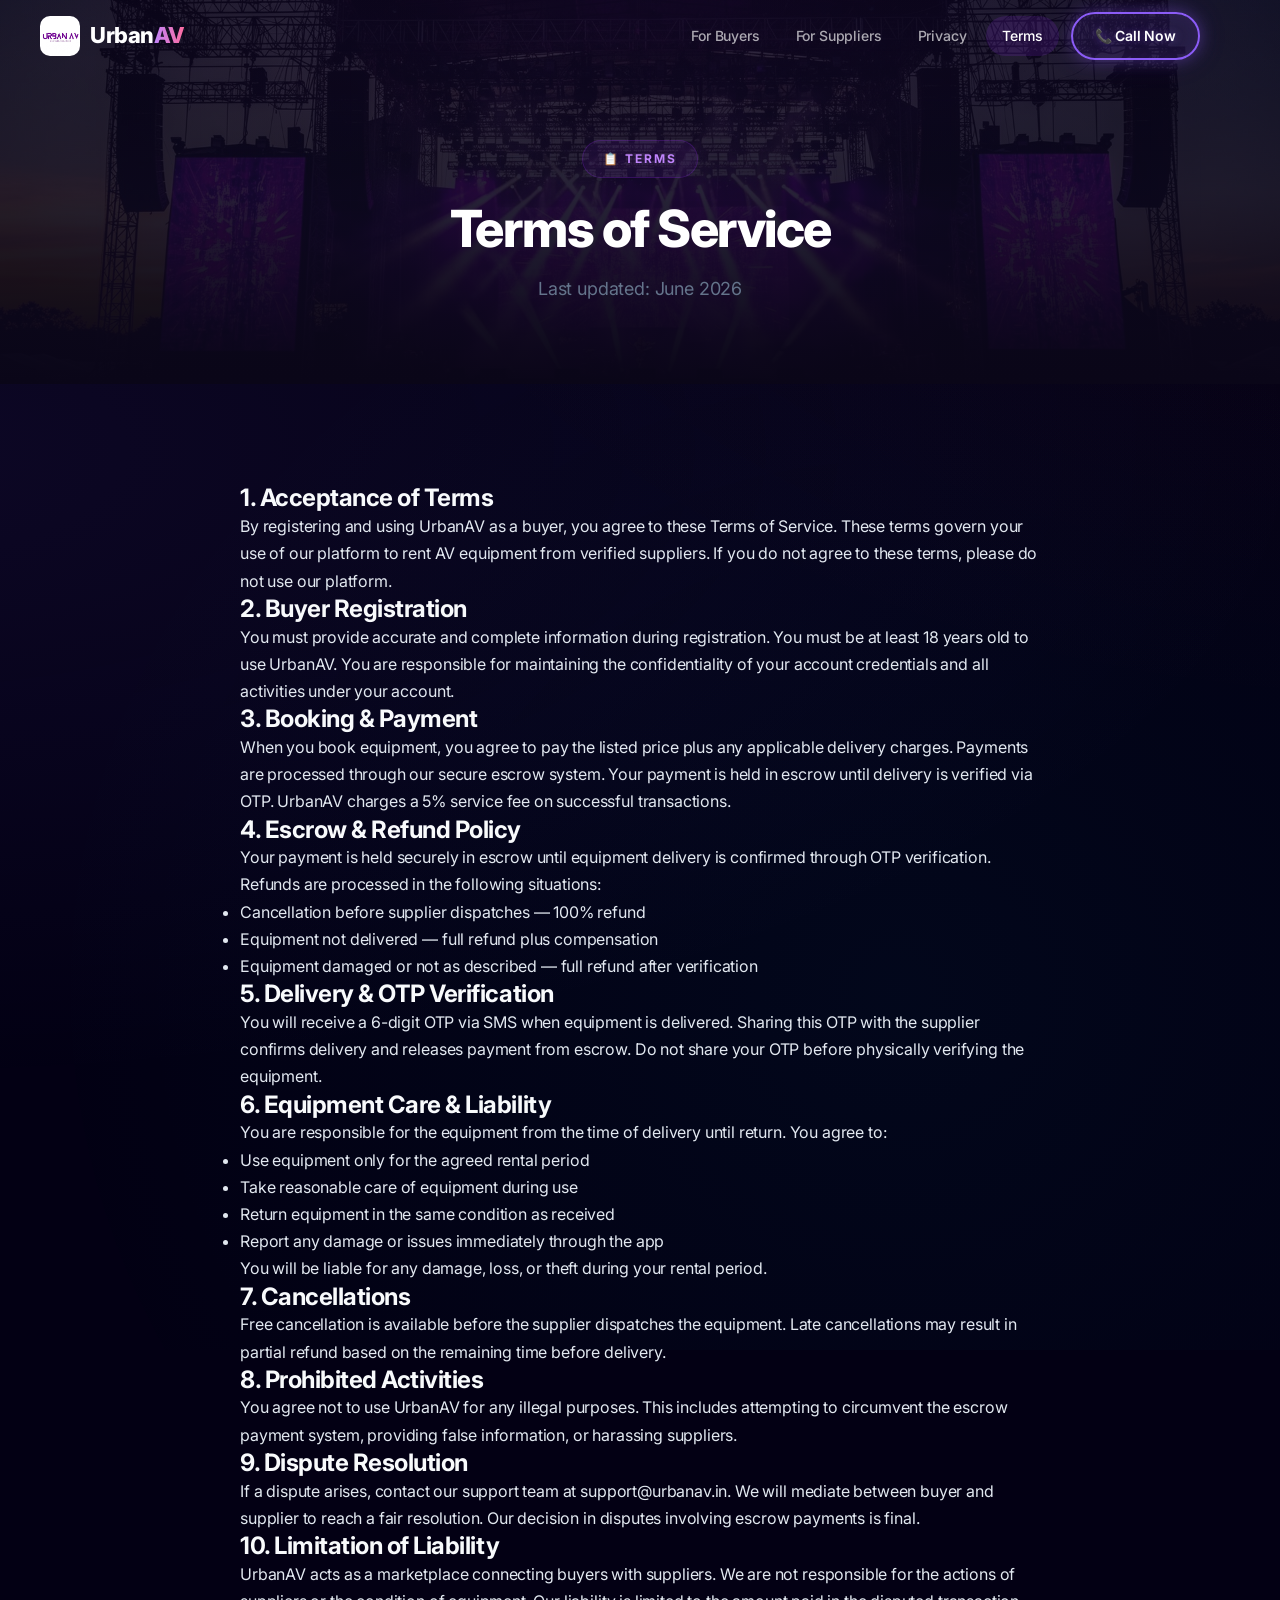
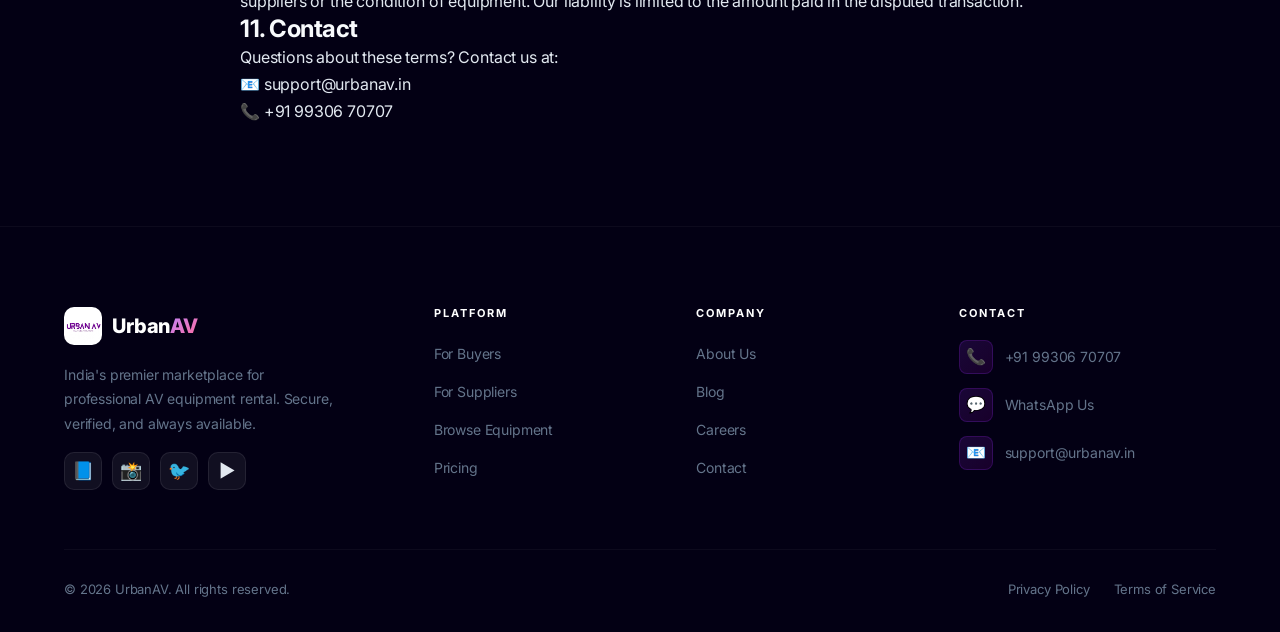
<file: terms-buyer.html>
<!DOCTYPE html>
<html lang="en">
<head>
  <meta charset="UTF-8">
  <meta name="viewport" content="width=device-width, initial-scale=1.0">
  <title>Terms of Service - Buyer | UrbanAV AV Equipment Rental</title>
  <meta name="description" content="UrbanAV buyer terms of service. Booking policies, escrow payment terms, refund policy, OTP verification, equipment care responsibilities, and cancellation rules.">
  <meta name="robots" content="index, follow">
  <link rel="canonical" href="https://urbanav.in/terms-buyer.html">
  <link rel="icon" type="image/jpeg" href="urbanav-logo.jpg">
  <link rel="apple-touch-icon" href="urbanav-logo.jpg">
  <meta property="og:type" content="article">
  <meta property="og:url" content="https://urbanav.in/terms-buyer.html">
  <meta property="og:title" content="Terms of Service - Buyer | UrbanAV">
  <meta property="og:description" content="UrbanAV buyer terms. Escrow payments, OTP verification, refund policy, and equipment rental rules.">
  <meta property="og:site_name" content="UrbanAV">
  <meta property="og:locale" content="en_IN">
  <meta name="twitter:card" content="summary">
  <meta name="twitter:title" content="Terms of Service - Buyer | UrbanAV">
  <meta name="twitter:description" content="Buyer terms for AV equipment rental on UrbanAV.">
  <script type="application/ld+json">
  {
    "@context": "https://schema.org",
    "@type": "WebPage",
    "name": "Terms of Service - Buyer | UrbanAV",
    "description": "UrbanAV buyer terms of service covering booking, payment, escrow, refunds, and equipment care.",
    "url": "https://urbanav.in/terms-buyer.html",
    "isPartOf": {
      "@type": "WebSite",
      "name": "UrbanAV",
      "url": "https://urbanav.in"
    }
  }
  </script>
  <link rel="stylesheet" href="css/style.css">
</head>
<body>

<nav class="navbar" id="navbar">
  <div class="navbar-inner">
    <a href="/" class="logo">
      <img src="urbanav-logo.jpg" alt="UrbanAV" onerror="this.style.display='none'">
      <span class="logo-text">Urban<span>AV</span></span>
    </a>
    <div class="nav-links" id="navLinks">
      <a href="how-it-works-buyer.html">For Buyers</a>
      <a href="how-it-works-supplier.html">For Suppliers</a>
      <a href="privacy-policy-buyer.html">Privacy</a>
      <a href="terms-buyer.html" class="active">Terms</a>
      <a href="https://wa.me/919930670707" class="nav-cta">📞 Call Now</a>
    </div>
    <div class="menu-toggle" id="menuToggle" onclick="toggleMenu()">
      <span></span><span></span><span></span>
    </div>
  </div>
</nav>

<main>
<div class="">
  <div class="page-header">
    <div class="page-header-bg" style="background-image: url('images/pro-av-festival.jpg');"></div>
    <div class="page-header-grid"></div>
    <div class="container">
      <div class="section-badge">📋 Terms</div>
      <h1>Terms of Service</h1>
      <p class="last-updated">Last updated: June 2026</p>
    </div>
  </div>

  <section class="section">
    <div class="container">
      <div style="max-width:800px; margin:0 auto;">
        <h2>1. Acceptance of Terms</h2>
        <p>By registering and using UrbanAV as a buyer, you agree to these Terms of Service. These terms govern your use of our platform to rent AV equipment from verified suppliers. If you do not agree to these terms, please do not use our platform.</p>

        <h2>2. Buyer Registration</h2>
        <p>You must provide accurate and complete information during registration. You must be at least 18 years old to use UrbanAV. You are responsible for maintaining the confidentiality of your account credentials and all activities under your account.</p>

        <h2>3. Booking & Payment</h2>
        <p>When you book equipment, you agree to pay the listed price plus any applicable delivery charges. Payments are processed through our secure escrow system. Your payment is held in escrow until delivery is verified via OTP. UrbanAV charges a 5% service fee on successful transactions.</p>

        <h2>4. Escrow & Refund Policy</h2>
        <p>Your payment is held securely in escrow until equipment delivery is confirmed through OTP verification. Refunds are processed in the following situations:</p>
        <ul>
          <li>Cancellation before supplier dispatches — 100% refund</li>
          <li>Equipment not delivered — full refund plus compensation</li>
          <li>Equipment damaged or not as described — full refund after verification</li>
        </ul>

        <h2>5. Delivery & OTP Verification</h2>
        <p>You will receive a 6-digit OTP via SMS when equipment is delivered. Sharing this OTP with the supplier confirms delivery and releases payment from escrow. Do not share your OTP before physically verifying the equipment.</p>

        <h2>6. Equipment Care & Liability</h2>
        <p>You are responsible for the equipment from the time of delivery until return. You agree to:</p>
        <ul>
          <li>Use equipment only for the agreed rental period</li>
          <li>Take reasonable care of equipment during use</li>
          <li>Return equipment in the same condition as received</li>
          <li>Report any damage or issues immediately through the app</li>
        </ul>
        <p>You will be liable for any damage, loss, or theft during your rental period.</p>

        <h2>7. Cancellations</h2>
        <p>Free cancellation is available before the supplier dispatches the equipment. Late cancellations may result in partial refund based on the remaining time before delivery.</p>

        <h2>8. Prohibited Activities</h2>
        <p>You agree not to use UrbanAV for any illegal purposes. This includes attempting to circumvent the escrow payment system, providing false information, or harassing suppliers.</p>

        <h2>9. Dispute Resolution</h2>
        <p>If a dispute arises, contact our support team at support@urbanav.in. We will mediate between buyer and supplier to reach a fair resolution. Our decision in disputes involving escrow payments is final.</p>

        <h2>10. Limitation of Liability</h2>
        <p>UrbanAV acts as a marketplace connecting buyers with suppliers. We are not responsible for the actions of suppliers or the condition of equipment. Our liability is limited to the amount paid in the disputed transaction.</p>

        <h2>11. Contact</h2>
        <p>Questions about these terms? Contact us at:<br>
        📧 support@urbanav.in<br>
        📞 +91 99306 70707</p>
      </div>
    </div>
  </section>
</div>
</main>

<footer class="footer">
  <div class="container">
    <div class="footer-grid">
      <div class="footer-brand">
        <a href="/" class="logo">
          <img src="urbanav-logo.jpg" alt="UrbanAV" onerror="this.style.display='none'">
          <span class="logo-text">Urban<span>AV</span></span>
        </a>
        <p>India's premier marketplace for professional AV equipment rental. Secure, verified, and always available.</p>
        <div class="footer-social">
          <a href="#">📘</a>
          <a href="#">📸</a>
          <a href="#">🐦</a>
          <a href="#">▶️</a>
        </div>
      </div>
      <div>
        <h4>Platform</h4>
        <ul>
          <li><a href="how-it-works-buyer.html">For Buyers</a></li>
          <li><a href="how-it-works-supplier.html">For Suppliers</a></li>
          <li><a href="#">Browse Equipment</a></li>
          <li><a href="#">Pricing</a></li>
        </ul>
      </div>
      <div>
        <h4>Company</h4>
        <ul>
          <li><a href="#">About Us</a></li>
          <li><a href="#">Blog</a></li>
          <li><a href="#">Careers</a></li>
          <li><a href="#">Contact</a></li>
        </ul>
      </div>
      <div>
        <h4>Contact</h4>
        <div class="footer-contact-item">
          <span class="ci-icon">📞</span>
          <a href="tel:+919930670707">+91 99306 70707</a>
        </div>
        <div class="footer-contact-item">
          <span class="ci-icon">💬</span>
          <a href="https://wa.me/919930670707">WhatsApp Us</a>
        </div>
        <div class="footer-contact-item">
          <span class="ci-icon">📧</span>
          <a href="mailto:support@urbanav.in">support@urbanav.in</a>
        </div>
      </div>
    </div>
    <div class="footer-bottom">
      <p>© 2026 UrbanAV. All rights reserved.</p>
      <div class="footer-bottom-links">
        <a href="privacy-policy-buyer.html">Privacy Policy</a>
        <a href="terms-buyer.html">Terms of Service</a>
      </div>
    </div>
  </div>
</footer>

<script>
function toggleMenu() { document.getElementById('navLinks').classList.toggle('open'); }
window.addEventListener('scroll', () => { document.getElementById('navbar').classList.toggle('scrolled', window.scrollY > 50); });
</script>
</body>
</html>
</file>
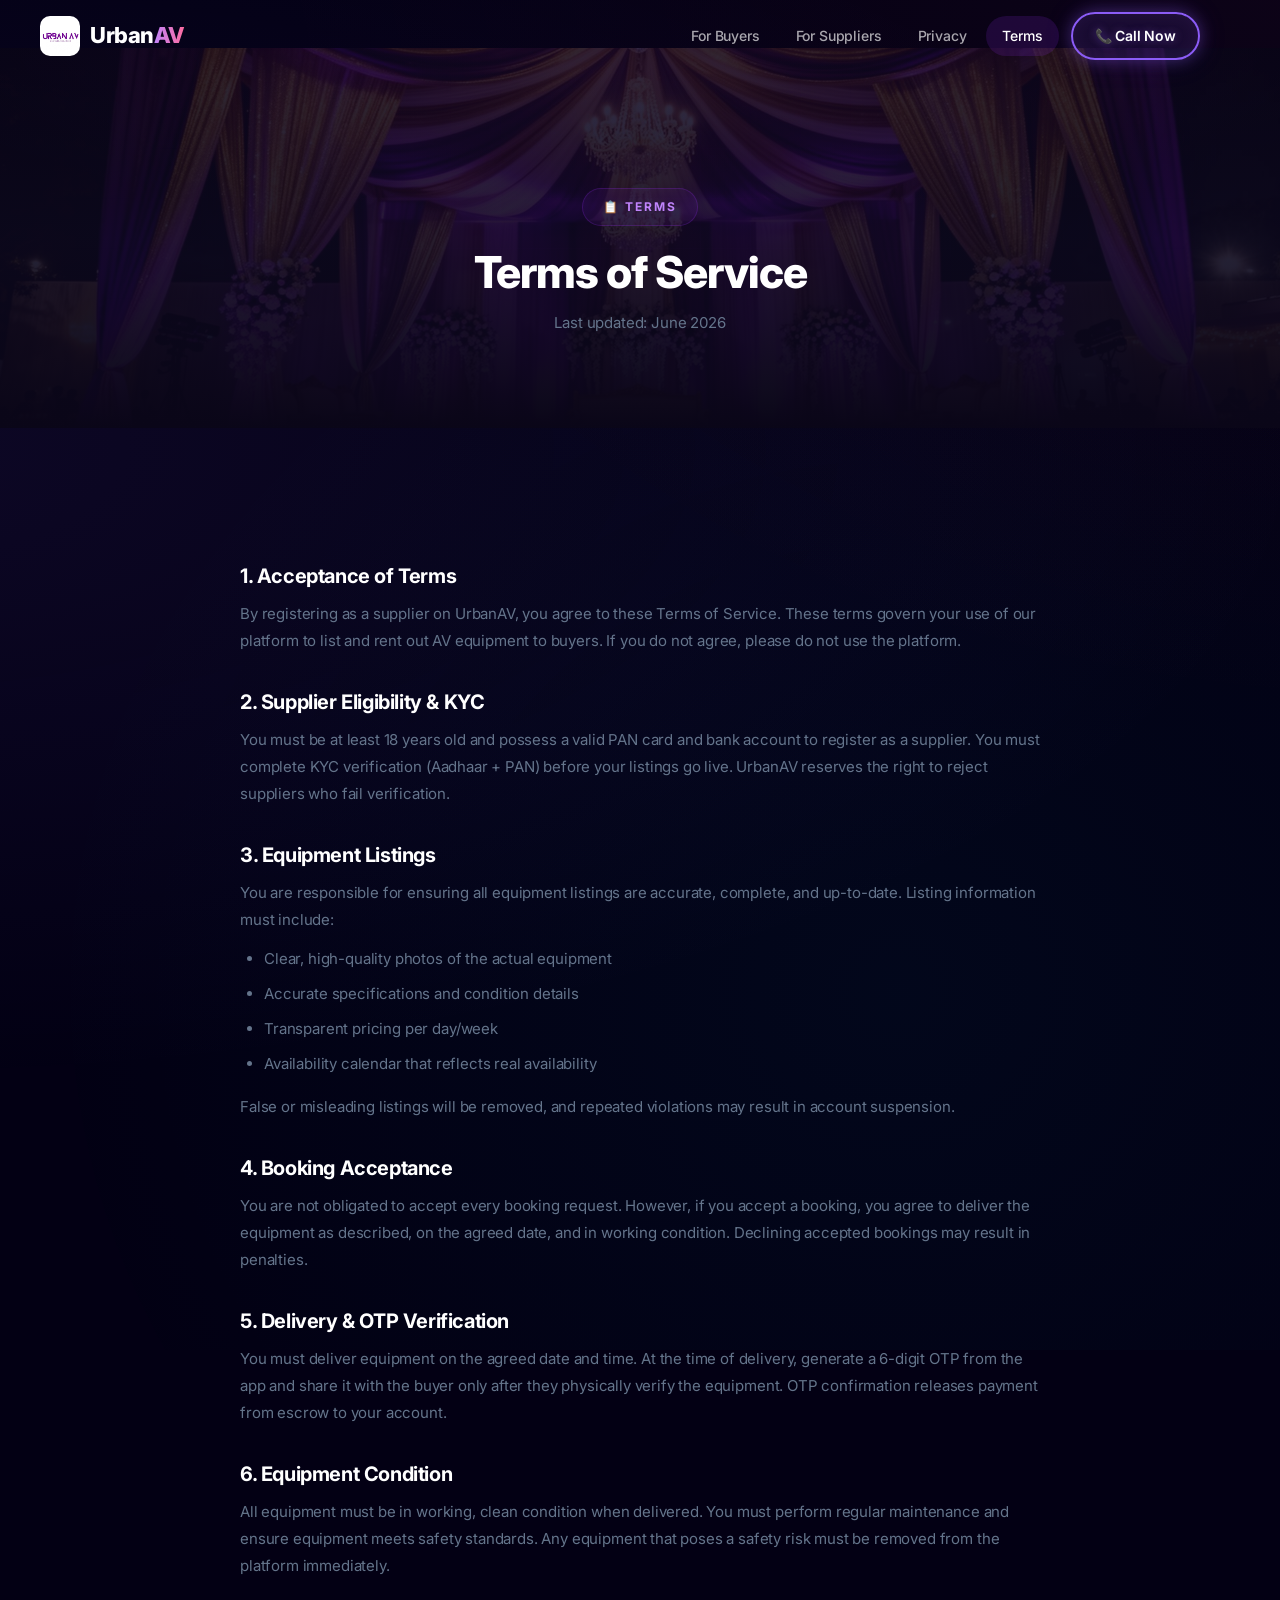
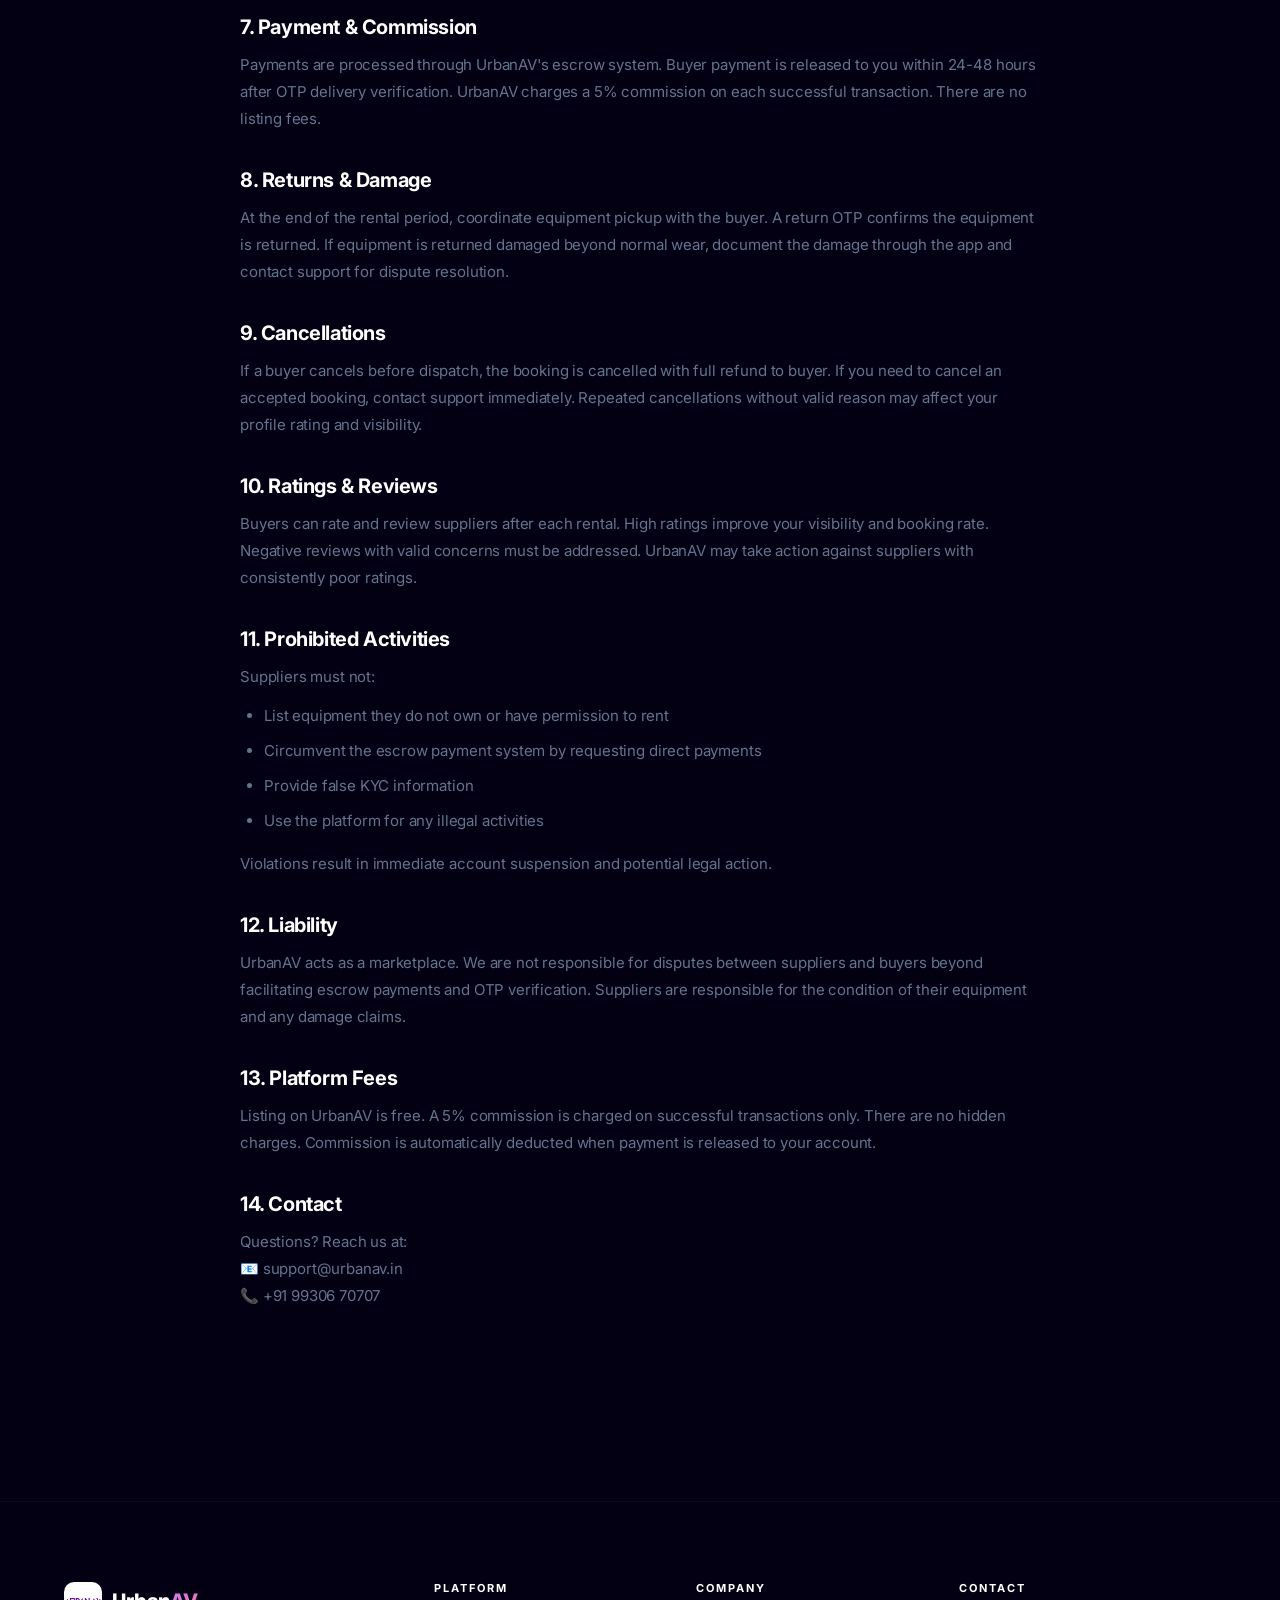
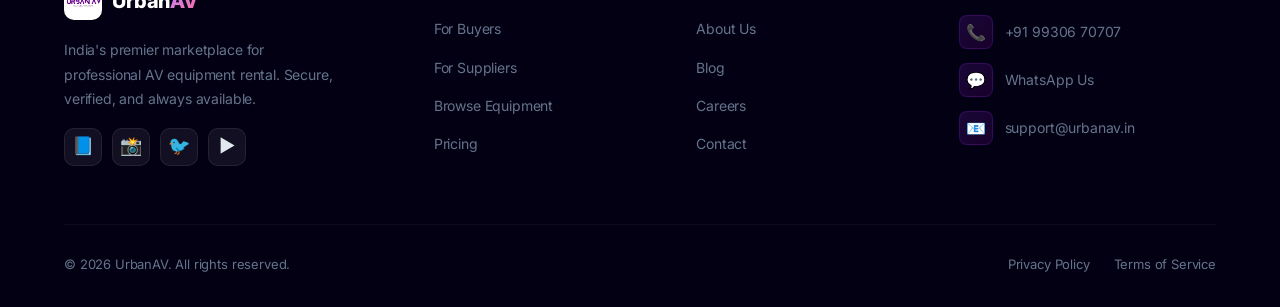
<file: terms-supplier.html>
<!DOCTYPE html>
<html lang="en">
<head>
  <meta charset="UTF-8">
  <meta name="viewport" content="width=device-width, initial-scale=1.0">
  <title>Terms of Service - Supplier | UrbanAV AV Equipment Rental</title>
  <meta name="description" content="UrbanAV supplier terms of service. KYC requirements, listing rules, delivery obligations, commission structure, payment terms, and supplier responsibilities.">
  <meta name="robots" content="index, follow">
  <link rel="canonical" href="https://urbanav.in/terms-supplier.html">
  <link rel="icon" type="image/jpeg" href="urbanav-logo.jpg">
  <link rel="apple-touch-icon" href="urbanav-logo.jpg">
  <meta property="og:type" content="article">
  <meta property="og:url" content="https://urbanav.in/terms-supplier.html">
  <meta property="og:title" content="Terms of Service - Supplier | UrbanAV">
  <meta property="og:description" content="UrbanAV supplier terms. KYC, listing rules, escrow payments, 5% commission, and supplier obligations.">
  <meta property="og:site_name" content="UrbanAV">
  <meta property="og:locale" content="en_IN">
  <meta name="twitter:card" content="summary">
  <meta name="twitter:title" content="Terms of Service - Supplier | UrbanAV">
  <meta name="twitter:description" content="Supplier terms for listing AV equipment on UrbanAV.">
  <script type="application/ld+json">
  {
    "@context": "https://schema.org",
    "@type": "WebPage",
    "name": "Terms of Service - Supplier | UrbanAV",
    "description": "UrbanAV supplier terms of service covering KYC, listings, payments, commission, and obligations.",
    "url": "https://urbanav.in/terms-supplier.html",
    "isPartOf": {
      "@type": "WebSite",
      "name": "UrbanAV",
      "url": "https://urbanav.in"
    }
  }
  </script>
  <link rel="stylesheet" href="css/style.css">
</head>
<body>

<nav class="navbar" id="navbar">
  <div class="navbar-inner">
    <a href="/" class="logo">
      <img src="urbanav-logo.jpg" alt="UrbanAV" onerror="this.style.display='none'">
      <span class="logo-text">Urban<span>AV</span></span>
    </a>
    <div class="nav-links" id="navLinks">
      <a href="how-it-works-buyer.html">For Buyers</a>
      <a href="how-it-works-supplier.html">For Suppliers</a>
      <a href="privacy-policy-buyer.html">Privacy</a>
      <a href="terms-buyer.html" class="active">Terms</a>
      <a href="https://wa.me/919930670707" class="nav-cta">📞 Call Now</a>
    </div>
    <div class="menu-toggle" id="menuToggle" onclick="toggleMenu()">
      <span></span><span></span><span></span>
    </div>
  </div>
</nav>

<main>
<div class="legal-page">
  <div class="page-header">
    <div class="page-header-bg" style="background-image: url('images/pro-av-wedding.jpg');"></div>
    <div class="page-header-grid"></div>
    <div class="container">
      <div class="section-badge">📋 Terms</div>
      <h1>Terms of Service</h1>
      <p class="last-updated">Last updated: June 2026</p>
    </div>
  </div>

  <section class="section">
    <div class="container">
      <div style="max-width:800px; margin:0 auto;">
        <h2>1. Acceptance of Terms</h2>
        <p>By registering as a supplier on UrbanAV, you agree to these Terms of Service. These terms govern your use of our platform to list and rent out AV equipment to buyers. If you do not agree, please do not use the platform.</p>

        <h2>2. Supplier Eligibility & KYC</h2>
        <p>You must be at least 18 years old and possess a valid PAN card and bank account to register as a supplier. You must complete KYC verification (Aadhaar + PAN) before your listings go live. UrbanAV reserves the right to reject suppliers who fail verification.</p>

        <h2>3. Equipment Listings</h2>
        <p>You are responsible for ensuring all equipment listings are accurate, complete, and up-to-date. Listing information must include:</p>
        <ul>
          <li>Clear, high-quality photos of the actual equipment</li>
          <li>Accurate specifications and condition details</li>
          <li>Transparent pricing per day/week</li>
          <li>Availability calendar that reflects real availability</li>
        </ul>
        <p>False or misleading listings will be removed, and repeated violations may result in account suspension.</p>

        <h2>4. Booking Acceptance</h2>
        <p>You are not obligated to accept every booking request. However, if you accept a booking, you agree to deliver the equipment as described, on the agreed date, and in working condition. Declining accepted bookings may result in penalties.</p>

        <h2>5. Delivery & OTP Verification</h2>
        <p>You must deliver equipment on the agreed date and time. At the time of delivery, generate a 6-digit OTP from the app and share it with the buyer only after they physically verify the equipment. OTP confirmation releases payment from escrow to your account.</p>

        <h2>6. Equipment Condition</h2>
        <p>All equipment must be in working, clean condition when delivered. You must perform regular maintenance and ensure equipment meets safety standards. Any equipment that poses a safety risk must be removed from the platform immediately.</p>

        <h2>7. Payment & Commission</h2>
        <p>Payments are processed through UrbanAV's escrow system. Buyer payment is released to you within 24-48 hours after OTP delivery verification. UrbanAV charges a 5% commission on each successful transaction. There are no listing fees.</p>

        <h2>8. Returns & Damage</h2>
        <p>At the end of the rental period, coordinate equipment pickup with the buyer. A return OTP confirms the equipment is returned. If equipment is returned damaged beyond normal wear, document the damage through the app and contact support for dispute resolution.</p>

        <h2>9. Cancellations</h2>
        <p>If a buyer cancels before dispatch, the booking is cancelled with full refund to buyer. If you need to cancel an accepted booking, contact support immediately. Repeated cancellations without valid reason may affect your profile rating and visibility.</p>

        <h2>10. Ratings & Reviews</h2>
        <p>Buyers can rate and review suppliers after each rental. High ratings improve your visibility and booking rate. Negative reviews with valid concerns must be addressed. UrbanAV may take action against suppliers with consistently poor ratings.</p>

        <h2>11. Prohibited Activities</h2>
        <p>Suppliers must not:</p>
        <ul>
          <li>List equipment they do not own or have permission to rent</li>
          <li>Circumvent the escrow payment system by requesting direct payments</li>
          <li>Provide false KYC information</li>
          <li>Use the platform for any illegal activities</li>
        </ul>
        <p>Violations result in immediate account suspension and potential legal action.</p>

        <h2>12. Liability</h2>
        <p>UrbanAV acts as a marketplace. We are not responsible for disputes between suppliers and buyers beyond facilitating escrow payments and OTP verification. Suppliers are responsible for the condition of their equipment and any damage claims.</p>

        <h2>13. Platform Fees</h2>
        <p>Listing on UrbanAV is free. A 5% commission is charged on successful transactions only. There are no hidden charges. Commission is automatically deducted when payment is released to your account.</p>

        <h2>14. Contact</h2>
        <p>Questions? Reach us at:<br>
        📧 support@urbanav.in<br>
        📞 +91 99306 70707</p>
      </div>
    </div>
  </section>
</div>
</main>

<footer class="footer">
  <div class="container">
    <div class="footer-grid">
      <div class="footer-brand">
        <a href="/" class="logo">
          <img src="urbanav-logo.jpg" alt="UrbanAV" onerror="this.style.display='none'">
          <span class="logo-text">Urban<span>AV</span></span>
        </a>
        <p>India's premier marketplace for professional AV equipment rental. Secure, verified, and always available.</p>
        <div class="footer-social">
          <a href="#">📘</a>
          <a href="#">📸</a>
          <a href="#">🐦</a>
          <a href="#">▶️</a>
        </div>
      </div>
      <div>
        <h4>Platform</h4>
        <ul>
          <li><a href="how-it-works-buyer.html">For Buyers</a></li>
          <li><a href="how-it-works-supplier.html">For Suppliers</a></li>
          <li><a href="#">Browse Equipment</a></li>
          <li><a href="#">Pricing</a></li>
        </ul>
      </div>
      <div>
        <h4>Company</h4>
        <ul>
          <li><a href="#">About Us</a></li>
          <li><a href="#">Blog</a></li>
          <li><a href="#">Careers</a></li>
          <li><a href="#">Contact</a></li>
        </ul>
      </div>
      <div>
        <h4>Contact</h4>
        <div class="footer-contact-item">
          <span class="ci-icon">📞</span>
          <a href="tel:+919930670707">+91 99306 70707</a>
        </div>
        <div class="footer-contact-item">
          <span class="ci-icon">💬</span>
          <a href="https://wa.me/919930670707">WhatsApp Us</a>
        </div>
        <div class="footer-contact-item">
          <span class="ci-icon">📧</span>
          <a href="mailto:support@urbanav.in">support@urbanav.in</a>
        </div>
      </div>
    </div>
    <div class="footer-bottom">
      <p>© 2026 UrbanAV. All rights reserved.</p>
      <div class="footer-bottom-links">
        <a href="privacy-policy-buyer.html">Privacy Policy</a>
        <a href="terms-buyer.html">Terms of Service</a>
      </div>
    </div>
  </div>
</footer>

<script>
function toggleMenu() { document.getElementById('navLinks').classList.toggle('open'); }
window.addEventListener('scroll', () => { document.getElementById('navbar').classList.toggle('scrolled', window.scrollY > 50); });
</script>
</body>
</html>
</file>
<file: css/style.css>
/* UrbanAV - Electric AV Energy Design System */
@import url('https://fonts.googleapis.com/css2?family=Inter:wght@300;400;500;600;700;800;900&display=swap');

:root {
  /* Primary Palette - Electric Purple/Neon */
  --primary: #8B5CF6;
  --primary-dark: #6D28D9;
  --primary-light: #C084FC;
  --primary-glow: rgba(139, 92, 246, 0.5);

  /* Accent - Hot Magenta/Electric Pink */
  --accent: #F43F5E;
  --accent-light: #FF6B9D;
  --accent-glow: rgba(244, 63, 94, 0.4);

  /* Secondary - Cyan/Electric Blue */
  --neon-blue: #06B6D4;
  --neon-blue-glow: rgba(6, 182, 212, 0.35);

  /* Background - Deep Dark */
  --bg-deep: #030014;
  --bg-primary: #0A0618;
  --bg-secondary: #110D2A;
  --bg-card: rgba(255, 255, 255, 0.02);

  /* Glass */
  --glass-bg: rgba(255, 255, 255, 0.03);
  --glass-bg-hover: rgba(139, 92, 246, 0.08);
  --glass-border: rgba(139, 92, 246, 0.12);
  --glass-border-hover: rgba(139, 92, 246, 0.4);
  --glass-highlight: rgba(255, 255, 255, 0.05);

  /* Text */
  --text-primary: #F8FAFC;
  --text-secondary: #E2E8F0;
  --text-muted: #94A3B8;
  --text-dim: #64748B;

  /* Shadows */
  --shadow-sm: 0 2px 8px rgba(0, 0, 0, 0.4);
  --shadow-md: 0 8px 32px rgba(0, 0, 0, 0.5);
  --shadow-lg: 0 16px 48px rgba(0, 0, 0, 0.6);
  --shadow-glow: 0 0 60px rgba(139, 92, 246, 0.3), 0 0 120px rgba(139, 92, 246, 0.1);

  /* Radius */
  --radius-sm: 12px;
  --radius-md: 16px;
  --radius-lg: 24px;
  --radius-xl: 32px;
  --radius-full: 9999px;

  /* Transitions */
  --ease-out: cubic-bezier(0.16, 1, 0.3, 1);
  --ease-spring: cubic-bezier(0.34, 1.56, 0.64, 1);
}

/* ===== RESET ===== */
*, *::before, *::after { margin: 0; padding: 0; box-sizing: border-box; }
html { scroll-behavior: smooth; -webkit-font-smoothing: antialiased; }

body {
  font-family: 'Inter', -apple-system, BlinkMacSystemFont, 'Segoe UI', sans-serif;
  color: var(--text-secondary);
  background: var(--bg-deep);
  line-height: 1.7;
  overflow-x: hidden;
  letter-spacing: -0.01em;
}

/* Energy ambient background glow */
body::before {
  content: '';
  position: fixed;
  top: -50%;
  left: -50%;
  width: 200%;
  height: 200%;
  background: 
    radial-gradient(ellipse at 20% 50%, rgba(139, 92, 246, 0.08) 0%, transparent 50%),
    radial-gradient(ellipse at 80% 20%, rgba(244, 63, 94, 0.05) 0%, transparent 40%),
    radial-gradient(ellipse at 60% 80%, rgba(6, 182, 212, 0.04) 0%, transparent 40%);
  animation: ambientGlow 12s ease-in-out infinite alternate;
  pointer-events: none;
  z-index: 0;
}
@keyframes ambientGlow {
  0% { transform: translate(0, 0) scale(1); }
  100% { transform: translate(-3%, 2%) scale(1.05); }
}

/* Spark particle animation */
@keyframes sparkFloat {
  0%, 100% { opacity: 0; transform: translateY(0) scale(0); }
  10% { opacity: 1; transform: translateY(-20px) scale(1); }
  90% { opacity: 0.6; transform: translateY(-100px) scale(0.5); }
}
@keyframes electricPulse {
  0%, 100% { box-shadow: 0 0 20px var(--primary-glow), 0 0 40px rgba(139, 92, 246, 0.1); }
  50% { box-shadow: 0 0 40px var(--primary-glow), 0 0 80px rgba(139, 92, 246, 0.2), 0 0 120px rgba(244, 63, 94, 0.05); }
}

a { color: inherit; text-decoration: none; }
img { max-width: 100%; display: block; }
h1, h2, h3, h4, h5, h6 {
  font-family: 'Inter', sans-serif;
  font-weight: 700;
  color: var(--text-primary);
  line-height: 1.2;
  letter-spacing: -0.02em;
}

.container { max-width: 1200px; margin: 0 auto; padding: 0 24px; }

/* ===== GLASS UTILITIES ===== */
.glass-card {
  background: var(--glass-bg);
  backdrop-filter: blur(24px);
  -webkit-backdrop-filter: blur(24px);
  border: 1px solid var(--glass-border);
  border-radius: var(--radius-lg);
  transition: all 0.4s var(--ease-out);
  position: relative;
  overflow: hidden;
}
.glass-card::before {
  content: '';
  position: absolute;
  inset: 0;
  background: radial-gradient(600px circle at var(--mouse-x, 50%) var(--mouse-y, 50%), rgba(139, 92, 246, 0.1), transparent 60%);
  opacity: 0;
  transition: opacity 0.4s;
  pointer-events: none;
}
.glass-card:hover::before { opacity: 1; }
.glass-card:hover {
  border-color: var(--glass-border-hover);
  transform: translateY(-4px);
  box-shadow: var(--shadow-md), 0 0 40px rgba(139, 92, 246, 0.15), 0 0 80px rgba(139, 92, 246, 0.05);
  animation: electricPulse 3s ease-in-out infinite;
}

/* ===== GRADIENT TEXT ===== */
.gradient-text {
  background: linear-gradient(135deg, var(--primary-light) 100%, var(--accent-light) 0%, var(--neon-blue) 0%);
  -webkit-background-clip: text;
  -webkit-text-fill-color: transparent;
  background-clip: text;
}

/* ===== BUTTONS ===== */
.btn {
  display: inline-flex;
  align-items: center;
  gap: 8px;
  padding: 14px 28px;
  border-radius: var(--radius-full);
  font-weight: 600;
  font-size: 15px;
  cursor: pointer;
  border: none;
  transition: all 0.35s var(--ease-out);
  text-decoration: none;
  white-space: nowrap;
  letter-spacing: -0.01em;
  position: relative;
}
.btn:hover { transform: translateY(-2px); }
.btn:active { transform: translateY(0); }

/* Neon pulse animation for primary buttons */
@keyframes neonPulse {
  0%, 100% { box-shadow: 0 0 20px rgba(139, 92, 246, 0.4), 0 0 40px rgba(139, 92, 246, 0.15), inset 0 0 20px rgba(139, 92, 246, 0.1); }
  50% { box-shadow: 0 0 28px rgba(139, 92, 246, 0.55), 0 0 56px rgba(139, 92, 246, 0.2), inset 0 0 28px rgba(139, 92, 246, 0.15); }
}
@keyframes neonPulseAccent {
  0%, 100% { box-shadow: 0 0 20px rgba(244, 63, 94, 0.35), 0 0 40px rgba(244, 63, 94, 0.12), inset 0 0 20px rgba(244, 63, 94, 0.08); }
  50% { box-shadow: 0 0 28px rgba(244, 63, 94, 0.5), 0 0 56px rgba(244, 63, 94, 0.18), inset 0 0 28px rgba(244, 63, 94, 0.12); }
}

.btn-primary {
  background: rgba(139, 92, 246, 0.12);
  color: #fff;
  border: 2px solid var(--primary);
  box-shadow: 0 0 20px rgba(139, 92, 246, 0.4), 0 0 40px rgba(139, 92, 246, 0.15), inset 0 0 20px rgba(139, 92, 246, 0.1);
  text-shadow: 0 0 10px rgba(139, 92, 246, 0.5);
  animation: neonPulse 3s ease-in-out infinite;
}
.btn-primary:hover {
  box-shadow: 0 0 30px rgba(139, 92, 246, 0.6), 0 0 60px rgba(139, 92, 246, 0.25), inset 0 0 30px rgba(139, 92, 246, 0.15);
  border-color: var(--primary-light);
  transform: translateY(-3px);
  animation: none;
}

.btn-glass {
  background: rgba(244, 63, 94, 0.08);
  color: #fff;
  border: 2px solid var(--accent);
  backdrop-filter: blur(12px);
  -webkit-backdrop-filter: blur(12px);
  box-shadow: 0 0 20px rgba(244, 63, 94, 0.35), 0 0 40px rgba(244, 63, 94, 0.12), inset 0 0 20px rgba(244, 63, 94, 0.08);
  text-shadow: 0 0 10px rgba(244, 63, 94, 0.4);
  animation: neonPulseAccent 3s ease-in-out infinite;
}
.btn-glass:hover {
  background: rgba(244, 63, 94, 0.15);
  border-color: var(--accent-light);
  box-shadow: 0 0 30px rgba(244, 63, 94, 0.5), 0 0 60px rgba(244, 63, 94, 0.2), inset 0 0 30px rgba(244, 63, 94, 0.12);
  transform: translateY(-3px);
  animation: none;
}

/* ===== NAVBAR ===== */
.navbar {
  position: fixed;
  top: 0; left: 0; right: 0;
  z-index: 1000;
  padding: 0 24px;
  transition: all 0.4s var(--ease-out);
}
.navbar.scrolled {
  background: rgba(3, 0, 14, 0.75);
  backdrop-filter: blur(24px);
  -webkit-backdrop-filter: blur(24px);
  border-bottom: 1px solid rgba(139, 92, 246, 0.08);
  box-shadow: 0 4px 30px rgba(0, 0, 0, 0.3);
}
.navbar-inner {
  display: flex;
  align-items: center;
  justify-content: space-between;
  max-width: 1200px;
  margin: 0 auto;
  padding: 16px 0;
  gap: 24px;
}
.navbar .logo {
  display: flex;
  align-items: center;
  gap: 10px;
  flex-shrink: 0;
}
.navbar .logo img {
  height: 40px;
  width: auto;
  border-radius: 10px;
}
.navbar .logo-text {
  font-size: 22px;
  font-weight: 800;
  color: #fff;
  letter-spacing: -0.5px;
}
.navbar .logo-text span {
  background: linear-gradient(90deg, var(--primary-light), var(--accent-light));
  -webkit-background-clip: text;
  -webkit-text-fill-color: transparent;
  background-clip: text;
}

.nav-links {
  position: fixed;
  top: 0;
  right: 80px;
  height: 72px;
  display: flex;
  align-items: center;
  gap: 4px;
  z-index: 1000;
}
.nav-links a {
  color: rgba(255, 255, 255, 0.65);
  font-size: 14px;
  font-weight: 500;
  padding: 8px 16px;
  border-radius: var(--radius-full);
  transition: all 0.25s;
  white-space: nowrap;
}
.nav-links a:hover {
  color: #fff;
  background: rgba(255, 255, 255, 0.06);
}
.nav-links .active {
  color: #fff;
  background: rgba(155, 48, 255, 0.15);
}
.nav-cta {
  background: rgba(139, 92, 246, 0.12) !important;
  color: #fff !important;
  font-weight: 600 !important;
  padding: 10px 22px !important;
  border: 2px solid var(--primary) !important;
  box-shadow: 0 0 16px rgba(139, 92, 246, 0.35), 0 0 32px rgba(139, 92, 246, 0.12), inset 0 0 16px rgba(139, 92, 246, 0.08) !important;
  text-shadow: 0 0 8px rgba(139, 92, 246, 0.4) !important;
  margin-left: 8px;
  animation: neonPulse 3s ease-in-out infinite;
}
.nav-cta:hover {
  box-shadow: 0 0 24px rgba(139, 92, 246, 0.5), 0 0 48px rgba(139, 92, 246, 0.2), inset 0 0 24px rgba(139, 92, 246, 0.12) !important;
  border-color: var(--primary-light) !important;
  transform: translateY(-1px);
  animation: none !important;
}

.menu-toggle {
  display: none;
  flex-direction: column;
  gap: 5px;
  cursor: pointer;
  padding: 8px;
  z-index: 1001;
}
.menu-toggle span {
  width: 22px; height: 2px;
  background: #fff;
  border-radius: 2px;
  transition: all 0.3s;
}

.drawer-close { display: none; }
.drawer-backdrop { display: none; }

/* ================================================ */
/* ==================== HERO ====================== */
/* ================================================ */
.hero-video {
  min-height: 100vh;
  position: relative;
  display: flex;
  align-items: center;
  overflow: hidden;
  isolation: isolate;
}

/* -- Background poster image -- */
.hero-video-bg {
  position: absolute;
  inset: -10%;
  z-index: 0;
}
.hero-video-poster {
  width: 100%;
  height: 100%;
  object-fit: cover;
}

/* -- Overlay -- */
.hero-video-overlay {
  position: absolute;
  inset: 0;
  z-index: 1;
  background:
    linear-gradient(105deg,
      rgba(3, 0, 20, 0.82) 0%,
      rgba(10, 6, 24, 0.55) 35%,
      rgba(109, 40, 217, 0.12) 60%,
      rgba(3, 0, 20, 0.65) 100%
    );
}

/* -- Particle animation (electric sparks) -- */
.hero-video-particles {
  position: absolute;
  inset: 0;
  z-index: 1;
  pointer-events: none;
  overflow: hidden;
}
.hero-video-particles::before,
.hero-video-particles::after {
  content: '';
  position: absolute;
  width: 3px;
  height: 3px;
  border-radius: 50%;
  background: rgba(192, 132, 252, 0.8);
  animation: particleFloat 5s ease-in-out infinite;
  box-shadow:
    60px 120px 0 rgba(139, 92, 246, 0.6),
    180px 300px 0 rgba(244, 63, 94, 0.5),
    320px 80px 0 rgba(6, 182, 212, 0.5),
    500px 220px 0 rgba(192, 132, 252, 0.4),
    700px 140px 0 rgba(244, 63, 94, 0.4),
    850px 350px 0 rgba(6, 182, 212, 0.3),
    150px 450px 0 rgba(139, 92, 246, 0.5),
    420px 380px 0 rgba(255, 107, 157, 0.4),
    620px 60px 0 rgba(6, 182, 212, 0.5),
    780px 280px 0 rgba(192, 132, 252, 0.3);
}
.hero-video-particles::after {
  animation-delay: -2.5s;
  animation-duration: 6s;
  box-shadow:
    100px 60px 0 rgba(6, 182, 212, 0.5),
    280px 180px 0 rgba(139, 92, 246, 0.4),
    450px 320px 0 rgba(244, 63, 94, 0.4),
    640px 100px 0 rgba(192, 132, 252, 0.3),
    800px 260px 0 rgba(6, 182, 212, 0.4),
    200px 400px 0 rgba(139, 92, 246, 0.3),
    550px 420px 0 rgba(244, 63, 94, 0.4),
    380px 50px 0 rgba(6, 182, 212, 0.3),
    720px 180px 0 rgba(255, 107, 157, 0.35);
}
@keyframes particleFloat {
  0%, 100% { opacity: 0.3; transform: translateY(0) scale(1); }
  50% { opacity: 1; transform: translateY(-40px) scale(1.5); }
}

/* -- Container -- */
.hero-video-container {
  position: relative;
  z-index: 2;
  width: 100%;
  max-width: 1200px;
  margin: 0 auto;
  padding: clamp(100px, 14vh, 160px) 32px clamp(80px, 10vh, 120px);
}

/* -- Row: Left-aligned layout -- */
.hero-video-row {
  display: flex;
  align-items: center;
}

/* == TEXT COLUMN == */
.hero-video-text {
  max-width: 640px;
}

/* == BADGE == */
.hero-video-badge {
  display: inline-block;
  font-size: 12px;
  font-weight: 700;
  letter-spacing: 5px;
  color: var(--primary-light);
  margin-bottom: 24px;
  text-transform: uppercase;
  padding: 6px 16px;
  border: 1px solid rgba(139, 92, 246, 0.3);
  border-radius: var(--radius-full);
  background: rgba(139, 92, 246, 0.08);
  text-shadow: 0 0 20px rgba(139, 92, 246, 0.5);
}

/* == HEADING == */
.hero-video-text h1 {
  font-size: 50px;
  font-family: sans-serif;
  font-weight: 900;
  line-height: 1.05;
  letter-spacing: -1.5px;
  color: #fff;
  margin-bottom: 20px;
}
.hero-video-accent {
  background: linear-gradient(90deg, var(--primary-light), var(--accent-light));
  -webkit-background-clip: text;
  -webkit-text-fill-color: transparent;
  background-clip: text;
}

/* == PARAGRAPH == */
.hero-video-text p {
  font-size: clamp(15px, 1.3vw, 17px);
  color: rgba(255, 255, 255, 0.55);
  line-height: 1.7;
  margin-bottom: 24px;
  max-width: 520px;
}

/* == STARS == */
.hero-video-stars {
  display: flex;
  align-items: center;
  gap: 12px;
  margin-bottom: 32px;
}
.stars-icons {
  font-size: 18px;
  color: #FBBF24;
  letter-spacing: 2px;
}
.stars-text {
  font-size: 15px;
  color: rgba(255, 255, 255, 0.5);
  font-weight: 500;
}

/* == BUTTONS == */
.hero-video-btns {
  display: flex;
  flex-direction: row;
  gap: 16px;
  flex-wrap: wrap;
}

/* Outline button - BECOME A BUYER */
.btn-hero-outline {
  display: inline-flex;
  align-items: center;
  justify-content: center;
  gap: 10px;
  padding: 18px 36px;
  background: rgba(139, 92, 246, 0.12);
  color: #fff;
  font-size: 15px;
  font-weight: 700;
  letter-spacing: 1px;
  border-radius: var(--radius-full);
  border: 2px solid var(--primary);
  text-decoration: none;
  transition: all 0.35s var(--ease-out);
  white-space: nowrap;
  box-shadow: 0 0 20px rgba(139, 92, 246, 0.4), 0 0 40px rgba(139, 92, 246, 0.15), inset 0 0 20px rgba(139, 92, 246, 0.1);
  text-shadow: 0 0 10px rgba(139, 92, 246, 0.5);
  animation: neonPulse 3s ease-in-out infinite;
}
.btn-hero-outline:hover {
  background: rgba(139, 92, 246, 0.2);
  border-color: var(--primary-light);
  transform: translateY(-3px);
  box-shadow: 0 0 30px rgba(139, 92, 246, 0.6), 0 0 60px rgba(139, 92, 246, 0.25), inset 0 0 30px rgba(139, 92, 246, 0.15);
  animation: none;
}

/* Filled button - BECOME A SUPPLIER */
.btn-hero-filled {
  display: inline-flex;
  align-items: center;
  justify-content: center;
  padding: 18px 36px;
  background: rgba(244, 63, 94, 0.08);
  color: #fff;
  font-size: 15px;
  font-weight: 700;
  letter-spacing: 1px;
  border-radius: var(--radius-full);
  border: 2px solid var(--accent);
  text-decoration: none;
  transition: all 0.35s var(--ease-out);
  white-space: nowrap;
  box-shadow: 0 0 20px rgba(244, 63, 94, 0.35), 0 0 40px rgba(244, 63, 94, 0.12), inset 0 0 20px rgba(244, 63, 94, 0.08);
  text-shadow: 0 0 10px rgba(244, 63, 94, 0.4);
  animation: neonPulseAccent 3s ease-in-out infinite;
}
.btn-hero-filled:hover {
  background: rgba(244, 63, 94, 0.15);
  border-color: var(--accent-light);
  transform: translateY(-3px);
  box-shadow: 0 0 30px rgba(244, 63, 94, 0.5), 0 0 60px rgba(244, 63, 94, 0.2), inset 0 0 30px rgba(244, 63, 94, 0.12);
  animation: none;
}

/* ========== RESPONSIVE ========== */
@media (max-width: 1024px) {
  .hero-video-container { padding: 100px 28px 72px; }
  .hero-video-text h1 { font-size: 34px; }
  .btn-hero-outline,
  .btn-hero-filled { padding: 16px 28px; font-size: 14px; }
}

@media (max-width: 768px) {
  .hero-video { min-height: 600px; }
  .hero-video-container { padding: 64px 20px 48px; }
  .hero-video-row { justify-content: flex-start; }
  .hero-video-text { text-align: left; max-width: 100%; }
  .hero-video-text p { max-width: 100%; }
  .hero-video-text h1 { font-size: 26px; letter-spacing: -1px; }
  .hero-video-badge { font-size: 11px; letter-spacing: 4px; margin-bottom: 18px; }
  .hero-video-stars { justify-content: flex-start; margin-bottom: 24px; }
  .stars-icons { font-size: 16px; }
  .stars-text { font-size: 13px; }
  .hero-video-btns {
    justify-content: flex-start;
    gap: 12px;
  }
  .btn-hero-outline,
  .btn-hero-filled { flex: 1; min-width: 160px; padding: 16px 20px; }
}

@media (max-width: 480px) {
  .hero-video-container { padding: 64px 16px 48px; }
  .hero-video-text h1 { font-size: 22px; letter-spacing: -0.5px; }
  .hero-video-text p { display: none; }
  .hero-video-stars { display: none; }
  .hero-video-badge { font-size: 10px; letter-spacing: 3px; margin-bottom: 14px; }
  .hero-video-btns {
    flex-direction: column;
    align-items: flex-start;
    gap: 10px;
  }
  .btn-hero-outline,
  .btn-hero-filled {
    width: 250px;
    padding: 16px 20px;
    font-size: 13px;
  }
}

/* ===== SECTION COMMON ===== */
.section { padding: 100px 0; position: relative; }
.section-dark { background: var(--bg-primary); }
.section-header { text-align: center; margin-bottom: 60px; }

.section-badge {
  display: inline-flex;
  align-items: center;
  gap: 8px;
  font-size: 12px;
  font-weight: 700;
  padding: 8px 20px;
  border-radius: var(--radius-full);
  background: rgba(155, 48, 255, 0.08);
  border: 1px solid rgba(155, 48, 255, 0.2);
  color: var(--primary-light);
  text-transform: uppercase;
  letter-spacing: 2px;
  margin-bottom: 20px;
}
.section-title {
  font-size: clamp(30px, 4vw, 48px);
  font-weight: 800;
  letter-spacing: -1.5px;
  line-height: 1.12;
  color: #fff;
  margin-bottom: 14px;
}
.section-subtitle {
  font-size: 17px;
  color: var(--text-dim);
  max-width: 540px;
  margin: 0 auto;
  line-height: 1.7;
}

/* ===== CATEGORY CAROUSEL ===== */
.carousel-wrapper {
  position: relative;
  overflow: hidden;
}
.carousel-track {
  display: flex;
  gap: 24px;
  overflow-x: auto;
  scroll-snap-type: x mandatory;
  scroll-behavior: smooth;
  -webkit-overflow-scrolling: touch;
  padding: 8px 4px 24px;
  cursor: grab;
}
.carousel-track::-webkit-scrollbar { display: none; }
.carousel-track { -ms-overflow-style: none; scrollbar-width: none; }
.carousel-track:active { cursor: grabbing; }

.carousel-card {
  min-width: 300px;
  max-width: 340px;
  flex-shrink: 0;
  scroll-snap-align: start;
  border-radius: var(--radius-lg);
  overflow: hidden;
}
.carousel-card-img {
  height: 200px;
  display: flex;
  align-items: center;
  justify-content: center;
  background: rgba(255, 255, 255, 0.02);
  padding: 20px;
}
.carousel-card-img img {
  width: 100%;
  height: 100%;
  object-fit: contain;
  transition: transform 0.5s var(--ease-out);
}
.carousel-card:hover .carousel-card-img img {
  transform: scale(1.1);
}
.carousel-card-body {
  padding: 20px 22px 24px;
}
.carousel-card-body h3 {
  font-size: 17px;
  font-weight: 700;
  color: #fff;
  margin-bottom: 6px;
}
.carousel-card-body p {
  font-size: 13px;
  color: var(--text-dim);
  margin-bottom: 14px;
  line-height: 1.6;
}
.card-tags {
  display: flex;
  gap: 6px;
  flex-wrap: wrap;
}
.card-tags span {
  background: rgba(155, 48, 255, 0.1);
  border: 1px solid rgba(155, 48, 255, 0.2);
  color: var(--primary-light);
  padding: 4px 12px;
  border-radius: var(--radius-full);
  font-size: 11px;
  font-weight: 600;
}

/* Carousel Dots */
.carousel-dots {
  display: flex;
  justify-content: center;
  gap: 8px;
  margin-top: 24px;
}
.carousel-dot {
  width: 8px; height: 8px;
  border-radius: 50%;
  background: rgba(255, 255, 255, 0.15);
  cursor: pointer;
  transition: all 0.3s var(--ease-out);
}
.carousel-dot.active {
  background: var(--primary);
  box-shadow: 0 0 12px var(--primary-glow);
  width: 24px;
  border-radius: 4px;
}

/* ===== FEATURES GRID ===== */
.features-grid {
  display: grid;
  grid-template-columns: repeat(3, 1fr);
  gap: 24px;
}
.feature-card {
  padding: 32px 28px;
  text-align: left;
}
.feature-icon {
  width: 56px; height: 56px;
  border-radius: var(--radius-md);
  background: linear-gradient(135deg, rgba(155, 48, 255, 0.15), rgba(213, 0, 249, 0.1));
  border: 1px solid rgba(155, 48, 255, 0.2);
  display: flex;
  align-items: center;
  justify-content: center;
  margin-bottom: 20px;
  color: var(--primary-light);
}
.feature-card h3 {
  font-size: 17px;
  font-weight: 700;
  color: #fff;
  margin-bottom: 8px;
}
.feature-card p {
  font-size: 14px;
  color: var(--text-dim);
  line-height: 1.7;
}

/* ===== STEPS ===== */
.steps-container { position: relative; }
.steps-line {
  position: absolute;
  top: 40px;
  left: 10%;
  right: 10%;
  height: 2px;
  background: linear-gradient(90deg,
    transparent,
    rgba(155, 48, 255, 0.3) 20%,
    rgba(213, 0, 249, 0.5) 50%,
    rgba(155, 48, 255, 0.3) 80%,
    transparent
  );
}
.steps-grid {
  display: grid;
  grid-template-columns: repeat(4, 1fr);
  gap: 24px;
  position: relative;
  z-index: 1;
}
.step-card {
  text-align: center;
  position: relative;
}
.step-number {
  font-size: 11px;
  font-weight: 800;
  color: var(--primary-light);
  letter-spacing: 1.5px;
  margin-bottom: 16px;
  text-transform: uppercase;
}
.step-icon-wrap {
  width: 80px; height: 80px;
  border-radius: 50%;
  background: linear-gradient(135deg, var(--primary), var(--primary-dark));
  display: flex;
  align-items: center;
  justify-content: center;
  margin: 0 auto 20px;
  color: #fff;
  box-shadow: 0 8px 32px var(--primary-glow);
  border: 2px solid rgba(255, 255, 255, 0.1);
  position: relative;
}
.step-icon-wrap::after {
  content: '';
  position: absolute;
  inset: -6px;
  border-radius: 50%;
  border: 1px dashed rgba(155, 48, 255, 0.3);
  animation: spinSlow 20s linear infinite;
}
@keyframes spinSlow { to { transform: rotate(360deg); } }

.step-card h3 {
  font-size: 15px;
  font-weight: 700;
  color: #fff;
  margin-bottom: 6px;
}
.step-card p {
  font-size: 13px;
  color: var(--text-dim);
  line-height: 1.6;
}

/* ===== TESTIMONIAL MARQUEE ===== */
.testimonial-marquee {
  display: flex;
  flex-direction: column;
  gap: 24px;
  padding: 16px 0;
}
.marquee-row {
  overflow: hidden;
  position: relative;
  width: 100%;
}
.marquee-row::before,
.marquee-row::after {
  content: '';
  position: absolute;
  top: 0;
  bottom: 0;
  width: 80px;
  z-index: 2;
  pointer-events: none;
}
.marquee-row::before {
  left: 0;
  background: linear-gradient(90deg, var(--bg-primary) 0%, transparent 100%);
}
.marquee-row::after {
  right: 0;
  background: linear-gradient(270deg, var(--bg-primary) 0%, transparent 100%);
}
.section-dark .marquee-row::before {
  background: linear-gradient(90deg, #0E0C24 0%, transparent 100%);
}
.section-dark .marquee-row::after {
  background: linear-gradient(270deg, #0E0C24 0%, transparent 100%);
}
.marquee-inner {
  display: flex;
  gap: 24px;
  width: max-content;
  will-change: transform;
}
.marquee-forward .marquee-inner {
  animation: marqueeForward 28s linear infinite;
}
.marquee-reverse .marquee-inner {
  animation: marqueeReverse 28s linear infinite;
}
.marquee-row:hover .marquee-inner {
  animation-play-state: paused;
}
@keyframes marqueeForward {
  from { transform: translateX(0); }
  to   { transform: translateX(-50%); }
}
@keyframes marqueeReverse {
  from { transform: translateX(-50%); }
  to   { transform: translateX(0); }
}

.testimonial-card {
  min-width: 350px;
  max-width: 420px;
  flex-shrink: 0;
  padding: 28px;
  user-select: none;
}
.testimonial-stars {
  color: #FBBF24;
  font-size: 16px;
  letter-spacing: 2px;
  margin-bottom: 14px;
}
.testimonial-text {
  font-size: 15px;
  color: var(--text-secondary);
  line-height: 1.8;
  margin-bottom: 20px;
  font-style: italic;
}
.testimonial-author {
  display: flex;
  align-items: center;
  gap: 12px;
  padding-top: 16px;
  border-top: 1px solid rgba(255, 255, 255, 0.06);
}
.testimonial-avatar {
  width: 44px; height: 44px;
  border-radius: 50%;
  background: linear-gradient(135deg, var(--primary), var(--primary-dark));
  display: flex;
  align-items: center;
  justify-content: center;
  font-weight: 700;
  font-size: 14px;
  color: #fff;
  flex-shrink: 0;
}
.testimonial-author strong {
  display: block;
  font-size: 14px;
  color: #fff;
  font-weight: 600;
}
.testimonial-author span {
  font-size: 12px;
  color: var(--text-dim);
}

/* Marquee responsive */
@media (max-width: 768px) {
  .testimonial-card {
    min-width: 280px;
    max-width: 340px;
    padding: 20px;
  }
  .marquee-row::before,
  .marquee-row::after {
    width: 40px;
  }
}
@media (max-width: 480px) {
  .testimonial-card {
    min-width: 260px;
    max-width: 300px;
  }
  .marquee-row::before,
  .marquee-row::after {
    width: 24px;
  }
}

/* ===== CITIES ===== */
.cities-grid {
  display: flex;
  flex-wrap: wrap;
  justify-content: center;
  gap: 12px;
  max-width: 800px;
  margin: 0 auto;
}
.city-card {
  display: flex;
  align-items: center;
  gap: 8px;
  padding: 12px 24px;
  font-size: 14px;
  font-weight: 600;
  color: var(--text-muted);
  border-radius: var(--radius-full);
  cursor: default;
}
.city-card:hover {
  color: #fff;
  border-color: var(--glass-border-hover);
  background: var(--glass-bg-hover);
}
.city-dot {
  width: 6px; height: 6px;
  border-radius: 50%;
  background: var(--primary-light);
  box-shadow: 0 0 8px var(--primary-glow);
}

/* ===== CTA ===== */
.cta-section {
  padding: 100px 0;
  background: linear-gradient(180deg, var(--bg-primary) 0%, #0A0820 100%);
  text-align: center;
  position: relative;
  overflow: hidden;
}
.cta-bg-glow {
  position: absolute;
  top: 50%; left: 50%;
  transform: translate(-50%, -50%);
  width: 700px;
  height: 500px;
  background: radial-gradient(ellipse, rgba(155, 48, 255, 0.12), transparent 60%);
  pointer-events: none;
  animation: glowBreath 4s ease-in-out infinite;
}
@keyframes glowBreath {
  0%, 100% { opacity: 0.6; transform: translate(-50%, -50%) scale(1); }
  50% { opacity: 1; transform: translate(-50%, -50%) scale(1.1); }
}
.cta-section .container { position: relative; z-index: 1; }
.cta-section h2 {
  font-size: clamp(32px, 4.5vw, 52px);
  font-weight: 800;
  letter-spacing: -1.5px;
  color: #fff;
  margin-bottom: 14px;
  line-height: 1.12;
}
.cta-section h2 .gradient-text {
  background: linear-gradient(135deg, var(--primary-light), var(--accent-light));
  -webkit-background-clip: text;
  -webkit-text-fill-color: transparent;
  background-clip: text;
}
.cta-section p {
  font-size: 18px;
  color: var(--text-dim);
  margin-bottom: 36px;
  max-width: 480px;
  margin-left: auto; margin-right: auto;
}
.cta-btns {
  display: flex;
  gap: 14px;
  justify-content: center;
  flex-wrap: wrap;
}

/* ===== FOOTER ===== */
.footer {
  background: var(--bg-deep);
  padding: 80px 0 32px;
  border-top: 1px solid rgba(255, 255, 255, 0.04);
}
.footer-grid {
  display: grid;
  grid-template-columns: 1.5fr 1fr 1fr 1.2fr;
  gap: 48px;
  margin-bottom: 56px;
}
.footer-brand .logo {
  display: flex;
  align-items: center;
  gap: 10px;
  margin-bottom: 18px;
}
.footer-brand .logo img { height: 38px; border-radius: 10px; }
.footer-brand .logo-text {
  font-size: 20px;
  font-weight: 800;
  color: #fff;
}
.footer-brand .logo-text span {
  background: linear-gradient(135deg, var(--primary-light), var(--accent-light));
  -webkit-background-clip: text;
  -webkit-text-fill-color: transparent;
  background-clip: text;
}
.footer-brand p {
  font-size: 14px;
  line-height: 1.75;
  color: var(--text-dim);
  max-width: 280px;
}
.footer h4 {
  color: #fff;
  font-size: 11px;
  font-weight: 700;
  text-transform: uppercase;
  letter-spacing: 2px;
  margin-bottom: 20px;
}
.footer ul { list-style: none; }
.footer ul li { margin-bottom: 11px; }
.footer ul a {
  color: var(--text-dim);
  font-size: 14px;
  transition: color 0.2s;
}
.footer ul a:hover { color: var(--primary-light); }

.footer-contact { display: flex; flex-direction: column; gap: 12px; }
.footer-contact a {
  display: flex;
  align-items: center;
  gap: 10px;
  color: var(--text-dim);
  font-size: 14px;
  padding: 10px 14px;
  background: rgba(255, 255, 255, 0.03);
  border: 1px solid rgba(255, 255, 255, 0.06);
  border-radius: var(--radius-sm);
  transition: all 0.25s;
}
.footer-contact a:hover {
  color: #fff;
  background: rgba(155, 48, 255, 0.1);
  border-color: rgba(155, 48, 255, 0.25);
}
.footer-contact a svg { flex-shrink: 0; color: var(--primary-light); }

.footer-bottom {
  border-top: 1px solid rgba(255, 255, 255, 0.04);
  padding-top: 28px;
  display: flex;
  align-items: center;
  justify-content: space-between;
  flex-wrap: wrap;
  gap: 16px;
}
.footer-bottom p { font-size: 13px; color: var(--text-dim); }
.footer-bottom-links { display: flex; gap: 24px; }
.footer-bottom-links a { font-size: 13px; color: var(--text-dim); }
.footer-bottom-links a:hover { color: var(--primary-light); }

/* ===== APP DOWNLOAD BANNER ===== */
.app-banner {
  position: relative;
  display: flex;
  flex-direction: column;
  align-items: center;
  justify-content: center;
  text-align: center;
  padding: 100px 24px;
  background: url('../images/gallery-wedding-2.jpg') center/cover no-repeat;
  overflow: hidden;
}
.app-banner-overlay {
  position: absolute;
  inset: 0;
  background: linear-gradient(135deg, rgba(8, 4, 26, 0.55) 0%, rgba(20, 0, 40, 0.45) 50%, rgba(8, 4, 26, 0.55) 100%);
  z-index: 0;
}
.app-banner-content {
  position: relative;
  z-index: 1;
  max-width: 640px;
}
.app-banner-content h2 {
  font-size: clamp(28px, 4vw, 42px);
  font-weight: 800;
  color: #fff;
  letter-spacing: -1px;
  margin-bottom: 16px;
}
.app-banner-line {
  height: 3px;
  width: 80px;
  margin: 0 auto 16px;
  background: linear-gradient(90deg, transparent, var(--primary-light), transparent);
  border-radius: 2px;
}
.app-banner-content p {
  font-size: 16px;
  color: rgba(255, 255, 255, 0.55);
  max-width: 500px;
  margin: 0 auto 32px;
  line-height: 1.7;
}
.app-banner-btns {
  display: flex;
  gap: 14px;
  justify-content: center;
  flex-wrap: wrap;
}

/* ===== COMING SOON MODAL ===== */
.modal-overlay {
  display: none;
  position: fixed;
  inset: 0;
  background: rgba(8, 4, 26, 0.7);
  backdrop-filter: blur(8px);
  -webkit-backdrop-filter: blur(8px);
  z-index: 9999;
  align-items: center;
  justify-content: center;
  animation: fadeIn 0.25s ease;
}
.modal-overlay.show {
  display: flex;
}
.modal-box {
  background: var(--bg-primary);
  border: 1px solid rgba(155, 48, 255, 0.2);
  border-radius: var(--radius-lg);
  padding: 40px 32px;
  text-align: center;
  max-width: 420px;
  width: 90%;
  box-shadow: 0 20px 60px rgba(0, 0, 0, 0.6), var(--shadow-glow);
  animation: scaleIn 0.3s var(--ease-spring);
}
.modal-icon { font-size: 48px; margin-bottom: 16px; }
.modal-box h3 {
  font-size: 24px;
  font-weight: 800;
  color: #fff;
  margin-bottom: 10px;
}
.modal-box p {
  font-size: 15px;
  color: var(--text-dim);
  line-height: 1.7;
  margin-bottom: 24px;
}
@keyframes fadeIn { from { opacity: 0; } to { opacity: 1; } }
@keyframes scaleIn { from { opacity: 0; transform: scale(0.9); } to { opacity: 1; transform: scale(1); } }

/* Banner responsive */
@media (max-width: 768px) {
  .app-banner { padding: 72px 20px; }
  .app-banner-content h2 { font-size: 24px; }
  .app-banner-content p { font-size: 14px; }
}
@media (max-width: 480px) {
  .app-banner { padding: 56px 16px; }
  .app-banner-btns { flex-direction: column; align-items: center; }
  .app-banner-btns .btn { width: 100%; max-width: 260px; justify-content: center; }
}
.gallery-expand {
  display: flex;
  align-items: stretch;
  gap: 16px;
  height: 420px;
  width: 100%;
  max-width: 1100px;
  margin: 0 auto;
}
.gallery-item {
  position: relative;
  flex: 1;
  min-width: 120px;
  height: 100%;
  border-radius: var(--radius-lg);
  overflow: hidden;
  cursor: pointer;
  transition: flex 0.5s var(--ease-out);
  border: 1px solid rgba(255, 255, 255, 0.06);
  background: linear-gradient(135deg, #1a1040 0%, #0f0a2e 100%);
}
.gallery-item:hover {
  flex: 6;
  border-color: rgba(155, 48, 255, 0.4);
  box-shadow: var(--shadow-glow);
}
.gallery-item img {
  display: block;
  width: 100%;
  height: 100%;
  object-fit: cover;
  object-position: center;
  transition: transform 0.6s var(--ease-out);
}
.gallery-item:hover img {
  transform: scale(1.05);
}
.gallery-overlay {
  position: absolute;
  inset: 0;
  display: flex;
  flex-direction: column;
  justify-content: flex-end;
  padding: 32px 28px;
  background: linear-gradient(180deg, transparent 20%, rgba(8, 4, 26, 0.55) 80%);
  opacity: 0;
  transition: opacity 0.4s var(--ease-out);
}
.gallery-item:hover .gallery-overlay {
  opacity: 1;
}
.gallery-overlay h3 {
  font-size: 26px;
  font-weight: 800;
  color: #fff;
  letter-spacing: -0.5px;
  margin-bottom: 6px;
}
.gallery-overlay p {
  font-size: 14px;
  color: rgba(255, 255, 255, 0.6);
  line-height: 1.6;
  max-width: 360px;
}

/* Gallery responsive */

/* Tablet: switch to 2-column grid, overlays always visible */
@media (max-width: 768px) {
  .gallery-expand {
    display: grid;
    grid-template-columns: repeat(2, 1fr);
    height: auto;
    gap: 12px;
  }
  .gallery-item {
    flex: none;
    min-width: 0;
    height: 240px;
    border-radius: var(--radius-md);
    transition: transform 0.3s var(--ease-out), box-shadow 0.3s var(--ease-out);
  }
  .gallery-item:active {
    transform: scale(0.97);
  }
  .gallery-item:hover {
    flex: none;
    transform: translateY(-3px);
    box-shadow: var(--shadow-glow);
    border-color: rgba(155, 48, 255, 0.4);
  }
  .gallery-item img {
    transition: transform 0.4s var(--ease-out);
  }
  .gallery-item:active img {
    transform: scale(1.03);
  }
  .gallery-overlay {
    opacity: 1;
    padding: 20px 16px;
    background: linear-gradient(180deg, transparent 0%, rgba(8, 4, 26, 0.45) 30%, rgba(8, 4, 26, 0.75) 100%);
  }
  .gallery-overlay h3 {
    font-size: 17px;
    margin-bottom: 2px;
  }
  .gallery-overlay p {
    font-size: 12px;
    line-height: 1.5;
    display: -webkit-box;
    -webkit-line-clamp: 2;
    -webkit-box-orient: vertical;
    overflow: hidden;
  }
}

/* Mobile: single column, full-width cards */
@media (max-width: 480px) {
  .gallery-expand {
    grid-template-columns: 1fr;
    gap: 14px;
  }
  .gallery-item {
    height: 220px;
    border-radius: var(--radius-md);
  }
  .gallery-overlay {
    padding: 20px 18px;
  }
  .gallery-overlay h3 {
    font-size: 20px;
  }
  .gallery-overlay p {
    font-size: 13px;
    -webkit-line-clamp: 3;
  }
}
@media (max-width: 1100px) {
  .features-grid { grid-template-columns: repeat(2, 1fr); }
  .steps-grid { grid-template-columns: repeat(2, 1fr); }
  .steps-line { display: none; }
  .footer-grid { grid-template-columns: 1fr 1fr; }
}

@media (max-width: 768px) {
  .section { padding: 64px 0; }
  .section-title { font-size: 28px; }
  .section-subtitle { font-size: 15px; }

  .carousel-card { min-width: 260px; max-width: 300px; }
  .features-grid { grid-template-columns: 1fr; }
  .steps-grid { grid-template-columns: 1fr 1fr; gap: 16px; }
  .footer-grid { grid-template-columns: 1fr; gap: 32px; }
  .footer-bottom { flex-direction: column; text-align: center; }
}

@media (max-width: 640px) {
  .nav-links {
    position: fixed;
    top: 0;
    right: 0;
    bottom: 0;
    left: auto;
    width: 300px;
    max-width: 85vw;
    height: 100vh !important;
    background: var(--bg-primary);
    border-left: 1px solid rgba(139, 92, 246, 0.15);
    flex-direction: column;
    align-items: stretch;
    justify-content: flex-start;
    gap: 2px;
    padding: 24px 20px;
    z-index: 9999;
    transform: translateX(100%);
    transition: transform 0.35s var(--ease-out);
    overflow-y: auto;
    display: flex;
  }
  .nav-links.open {
    transform: translateX(0);
  }
  .nav-links a {
    font-size: 16px !important;
    padding: 14px 16px !important;
    border-radius: 10px !important;
  }
  .nav-cta {
    margin-left: 0 !important;
    margin-top: 8px;
    text-align: center;
  }

  /* Drawer close button */
  .drawer-close {
    display: flex;
    align-items: center;
    justify-content: center;
    align-self: flex-end;
    width: 40px;
    height: 40px;
    background: rgba(255, 255, 255, 0.05);
    border: 1px solid rgba(139, 92, 246, 0.2);
    border-radius: 10px;
    color: #fff;
    cursor: pointer;
    margin-bottom: 16px;
    transition: all 0.25s;
  }
  .drawer-close:hover {
    background: rgba(139, 92, 246, 0.1);
    border-color: rgba(139, 92, 246, 0.4);
  }

  /* Backdrop */
  .drawer-backdrop {
    display: block;
    position: fixed;
    inset: 0;
    background: rgba(0, 0, 0, 0.6);
    backdrop-filter: blur(4px);
    -webkit-backdrop-filter: blur(4px);
    z-index: 9998;
    opacity: 0;
    pointer-events: none;
    transition: opacity 0.35s var(--ease-out);
  }
  .drawer-backdrop.open {
    opacity: 1;
    pointer-events: auto;
  }

  .menu-toggle { display: flex; z-index: 10000; }

  /* Hamburger to X animation */
  .menu-toggle.open span:nth-child(1) {
    transform: translateY(7px) rotate(45deg);
  }
  .menu-toggle.open span:nth-child(2) {
    opacity: 0;
  }
  .menu-toggle.open span:nth-child(3) {
    transform: translateY(-7px) rotate(-45deg);
  }

  .carousel-card { min-width: 240px; max-width: 280px; }
  .steps-grid { grid-template-columns: 1fr; }
  .cta-btns { flex-direction: column; align-items: center; }
  .cta-btns .btn { width: 100%; max-width: 300px; justify-content: center; }
}

@media (max-width: 480px) {
  .carousel-card { min-width: 220px; max-width: 260px; }
  .section-title { font-size: 24px; letter-spacing: -1px; }
}

/* ===== INNER PAGES (How It Works, Privacy, Terms) ===== */
.info-page { padding: 0 0 80px; }

.page-header {
  padding: 140px 0 80px;
  background: var(--bg-primary);
  text-align: center;
  position: relative;
  overflow: hidden;
}
.page-header::before {
  content: '';
  position: absolute;
  inset: 0;
  background: radial-gradient(ellipse 60% 50% at 50% 0%, rgba(155, 48, 255, 0.08), transparent);
}
.page-header::after {
  content: '';
  position: absolute;
  inset: 0;
  background: linear-gradient(180deg, rgba(8, 4, 26, 0.3) 0%, rgba(14, 12, 36, 0.45) 50%, var(--bg-primary) 100%);
  z-index: 0;
}
.page-header-grid {
  position: absolute;
  inset: 0;
  background-image:
    linear-gradient(rgba(155, 48, 255, 0.02) 1px, transparent 1px),
    linear-gradient(90deg, rgba(155, 48, 255, 0.02) 1px, transparent 1px);
  background-size: 50px 50px;
  mask-image: radial-gradient(ellipse at center, black 0%, transparent 70%);
}
.page-header-bg {
  position: absolute;
  inset: 0;
  background-size: cover;
  background-position: center;
  opacity: 0.2;
  z-index: 0;
}
.page-header .container { position: relative; z-index: 1; }
.page-header h1 {
  font-size: clamp(32px, 4vw, 52px);
  font-weight: 800;
  letter-spacing: -1.5px;
  color: #fff;
  margin-bottom: 14px;
}
.page-header p {
  color: var(--text-dim);
  font-size: 18px;
  max-width: 520px;
  margin: 0 auto;
}

.last-updated {
  color: var(--text-dim);
  font-size: 15px;
  margin-bottom: 36px;
}

.steps-list { max-width: 760px; margin: 0 auto; }
.step-item {
  display: flex;
  gap: 24px;
  margin-bottom: 36px;
  align-items: flex-start;
}
.step-circle {
  width: 52px; height: 52px;
  min-width: 52px;
  border-radius: 50%;
  background: linear-gradient(135deg, var(--primary), var(--primary-dark));
  color: #fff;
  display: flex;
  align-items: center;
  justify-content: center;
  font-weight: 800;
  font-size: 22px;
  box-shadow: 0 6px 24px var(--primary-glow);
}
.step-item h3 {
  font-size: 17px;
  font-weight: 700;
  color: #fff;
  margin-bottom: 6px;
}
.step-item p { color: var(--text-dim); font-size: 14px; line-height: 1.7; }

.highlight-box {
  background: rgba(155, 48, 255, 0.06);
  border: 1px solid rgba(155, 48, 255, 0.15);
  border-radius: var(--radius-md);
  padding: 24px;
  margin: 24px 0;
}
.highlight-box h3 {
  color: var(--primary-light);
  font-size: 17px;
  font-weight: 700;
  margin-bottom: 10px;
}
.highlight-box p { color: var(--text-muted); font-size: 14px; }
.highlight-box p strong { color: #fff; }

.info-img {
  width: 100%;
  border-radius: var(--radius-md);
  overflow: hidden;
  margin: 32px 0;
  border: 1px solid rgba(255, 255, 255, 0.05);
}
.info-img img {
  width: 100%;
  height: 260px;
  object-fit: cover;
  display: block;
}

/* Legal Pages */
.legal-page {
  padding: 48px 0 80px;
}
.legal-page h1,
.legal-page .page-header + .section h1 {
  font-weight: 800;
  color: #fff;
  margin-bottom: 10px;
  letter-spacing: -1px;
  font-size: clamp(28px, 4vw, 44px);
}
.legal-page h2 {
  font-size: 20px;
  font-weight: 700;
  color: #fff;
  margin-top: 36px;
  margin-bottom: 12px;
}
.legal-page p,
.legal-page li {
  color: var(--text-dim);
  font-size: 15px;
  line-height: 1.8;
  margin-bottom: 12px;
}
.legal-page ul,
.legal-page ol {
  padding-left: 24px;
  margin-bottom: 16px;
}
.legal-page li { margin-bottom: 8px; }

/* Footer Social */
.footer-social { display: flex; gap: 10px; margin-top: 16px; }
.footer-social a {
  width: 38px; height: 38px;
  background: rgba(255, 255, 255, 0.06);
  border: 1px solid rgba(255, 255, 255, 0.08);
  border-radius: 10px;
  display: flex;
  align-items: center;
  justify-content: center;
  font-size: 18px;
  color: var(--text-secondary);
  text-decoration: none;
  transition: all 0.25s;
}
.footer-social a:hover {
  background: var(--primary);
  border-color: var(--primary);
  color: #fff;
  transform: translateY(-2px);
}

/* Footer Contact Items (legacy) */
.footer-contact-item {
  display: flex;
  align-items: center;
  gap: 12px;
  margin-bottom: 14px;
  font-size: 14px;
  color: var(--text-dim);
}
.footer-contact-item .ci-icon {
  width: 34px; height: 34px;
  min-width: 34px;
  background: linear-gradient(135deg, rgba(155, 48, 255, 0.15), rgba(213, 0, 249, 0.1));
  border: 1px solid rgba(155, 48, 255, 0.2);
  border-radius: 8px;
  display: flex;
  align-items: center;
  justify-content: center;
  font-size: 16px;
  color: var(--primary-light);
}
.footer-contact-item a { color: var(--text-dim); }
.footer-contact-item a:hover { color: var(--primary-light); }

/* ===== FLOATING WHATSAPP + CALL BUTTONS ===== */
.floating-btns {
  position: fixed;
  bottom: 28px;
  right: 28px;
  z-index: 9999;
  display: flex;
  flex-direction: column;
  gap: 14px;
}

.float-btn {
  width: 56px;
  height: 56px;
  border-radius: 50%;
  display: flex;
  align-items: center;
  justify-content: center;
  box-shadow: 0 6px 20px rgba(0, 0, 0, 0.35);
  transition: all 0.3s var(--ease-out);
  text-decoration: none;
  cursor: pointer;
  animation: floatPulse 2.5s ease-in-out infinite;
}
.float-btn:hover {
  transform: translateY(-4px) scale(1.08);
  box-shadow: 0 10px 30px rgba(0, 0, 0, 0.45);
}

/* WhatsApp */
.float-whatsapp {
  background: #25D366;
  color: #fff;
  animation-delay: 0s;
}
.float-whatsapp:hover {
  background: #20bd5a;
}

/* Call */
.float-call {
  background: var(--primary);
  color: #fff;
  animation-delay: 0.6s;
}
.float-call:hover {
  background: var(--primary-dark);
}

@keyframes floatPulse {
  0%, 100% { box-shadow: 0 6px 20px rgba(0, 0, 0, 0.35); }
  50% { box-shadow: 0 6px 28px rgba(155, 48, 255, 0.35), 0 0 0 8px rgba(155, 48, 255, 0.08); }
}

/* Floating buttons responsive */
@media (max-width: 768px) {
  .floating-btns {
    bottom: 20px;
    right: 20px;
    gap: 12px;
  }
  .float-btn {
    width: 50px;
    height: 50px;
  }
  .float-btn svg {
    width: 22px;
    height: 22px;
  }
}

@media (max-width: 480px) {
  .floating-btns {
    bottom: 16px;
    right: 16px;
    gap: 10px;
  }
  .float-btn {
    width: 46px;
    height: 46px;
  }
  .float-btn svg {
    width: 20px;
    height: 20px;
  }
}
</file>
